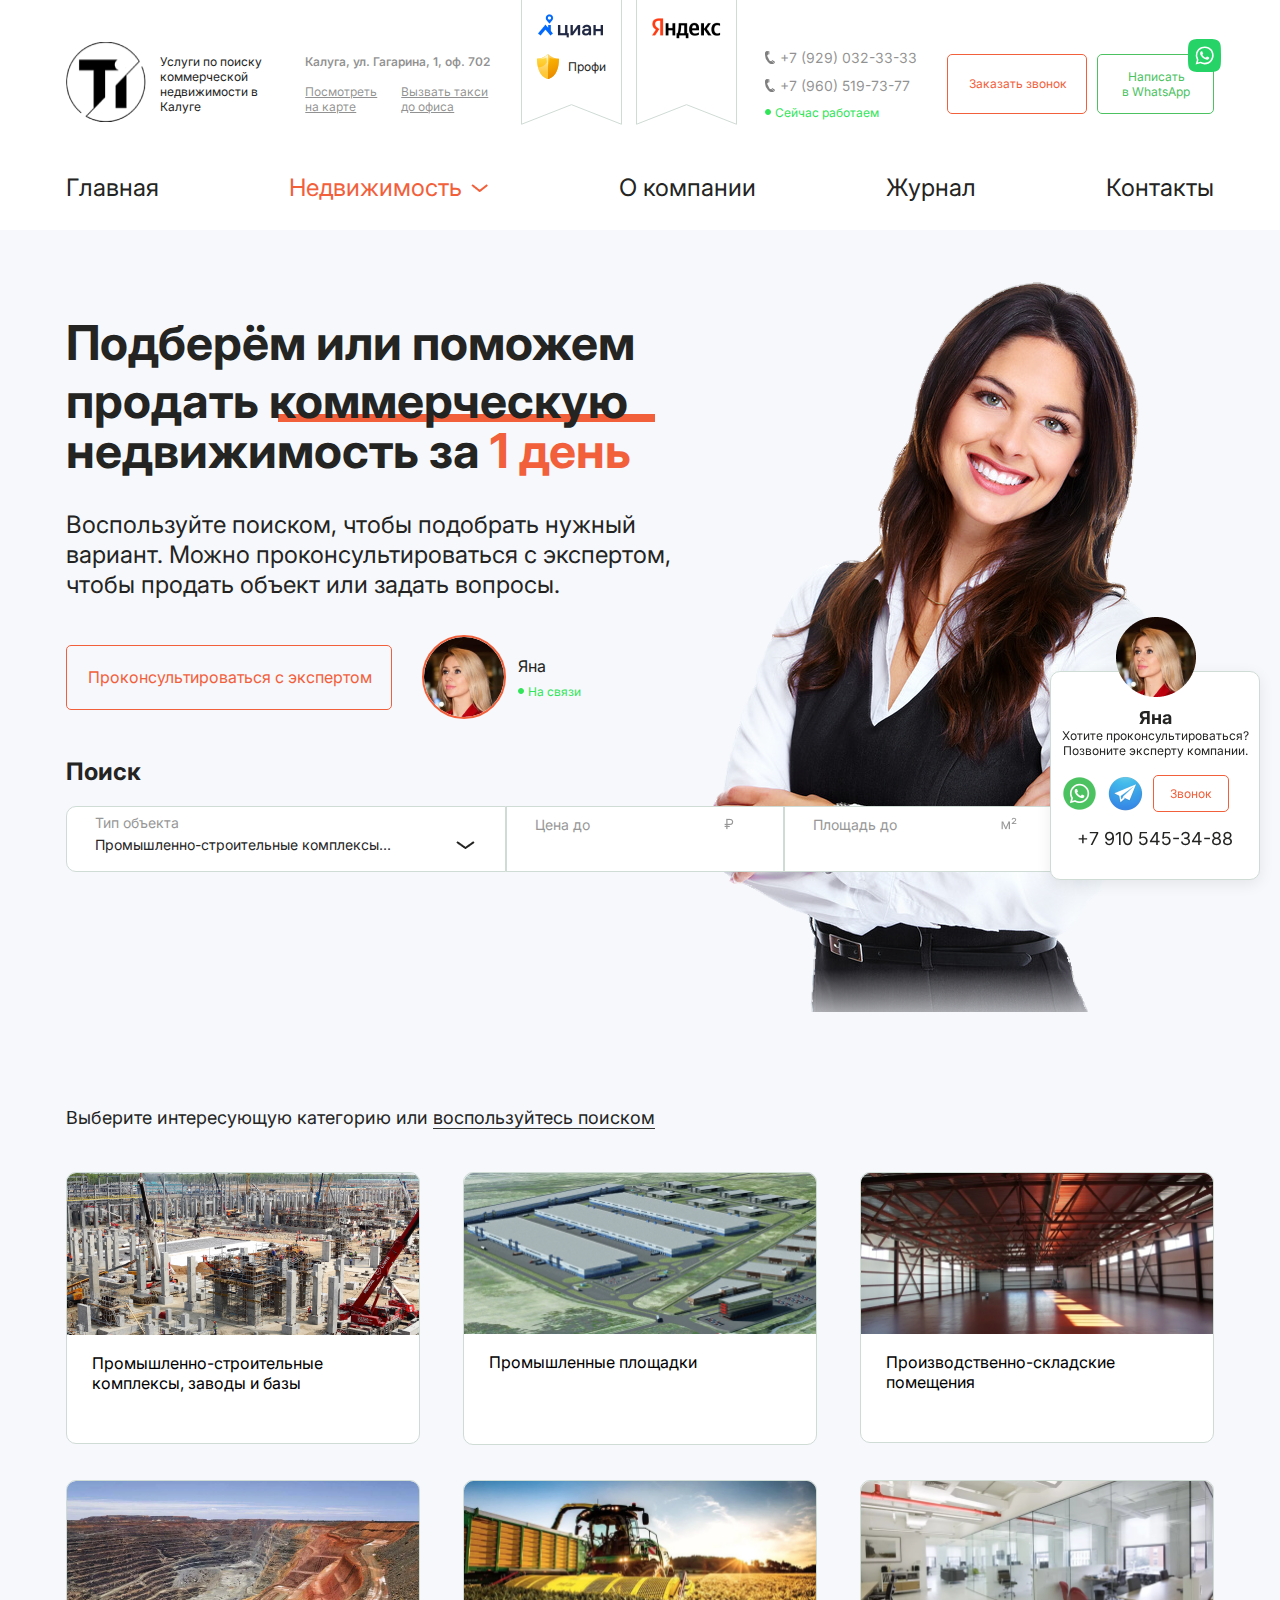
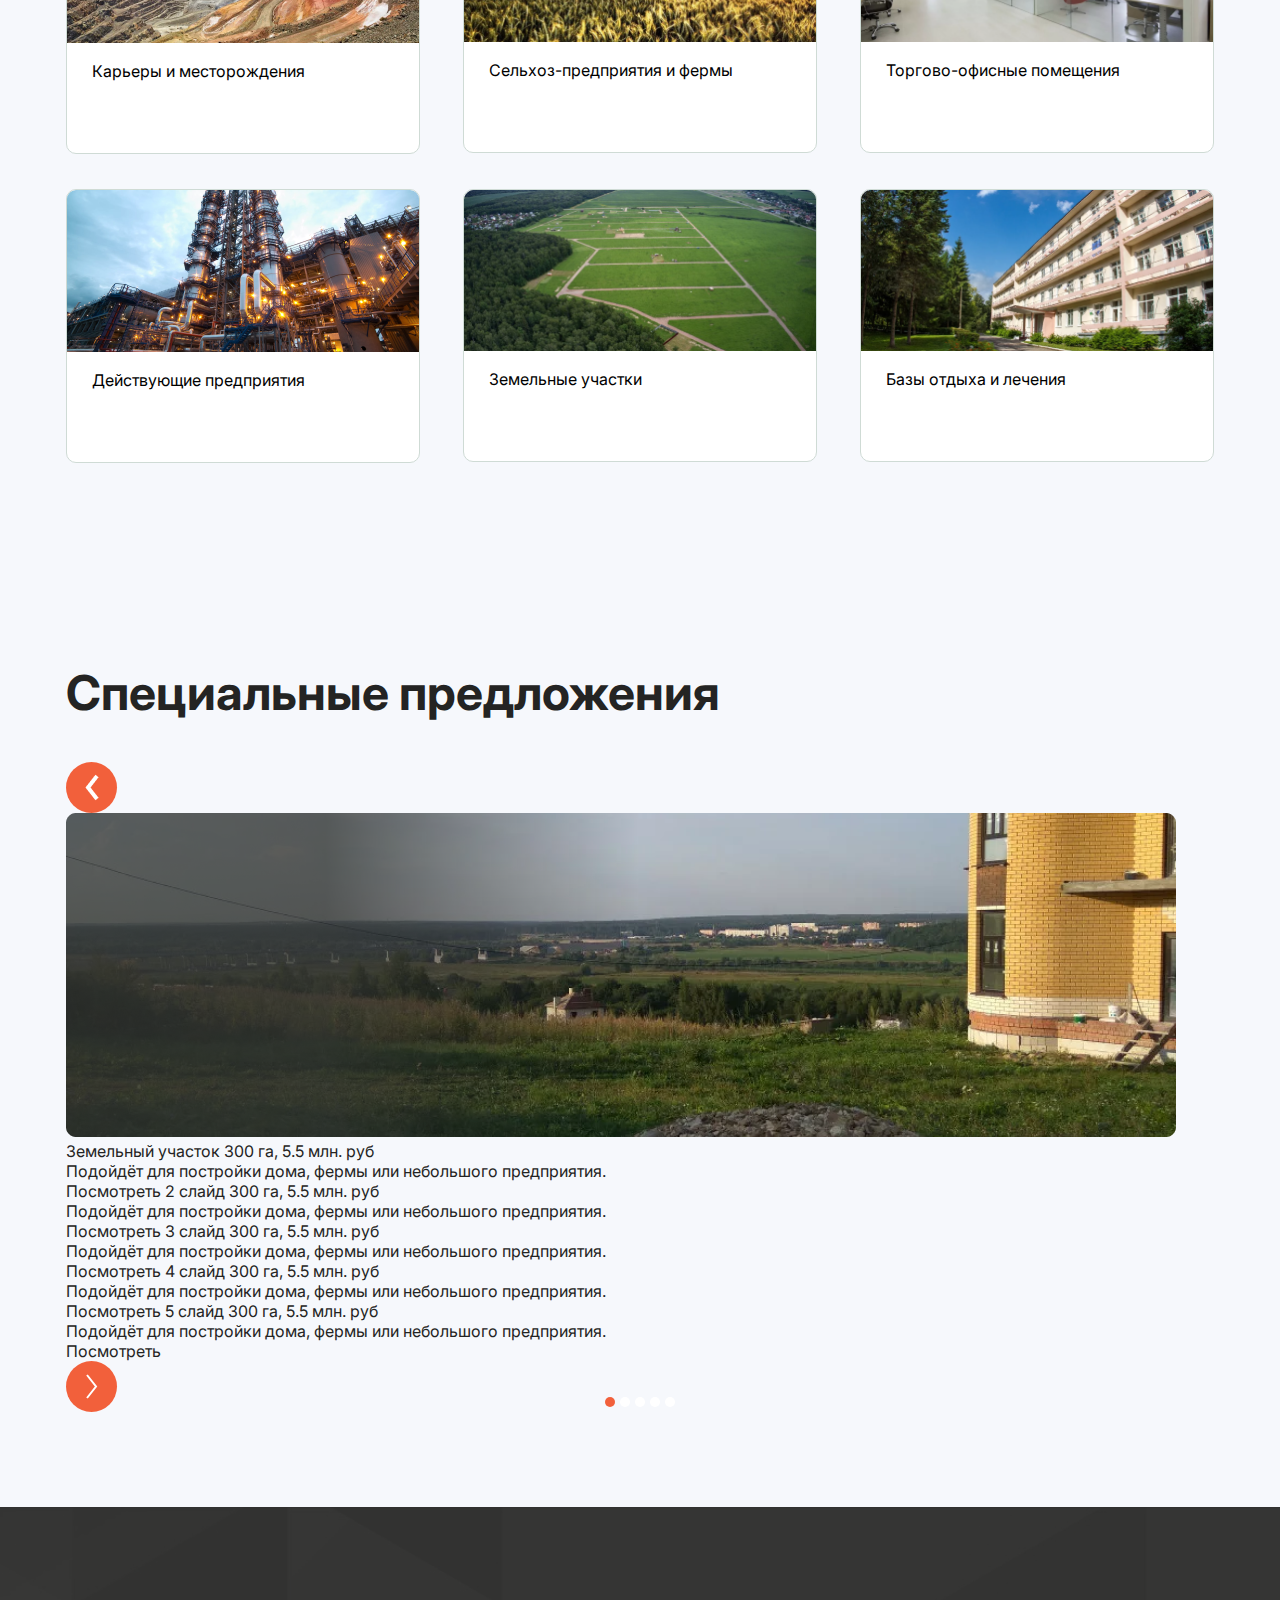
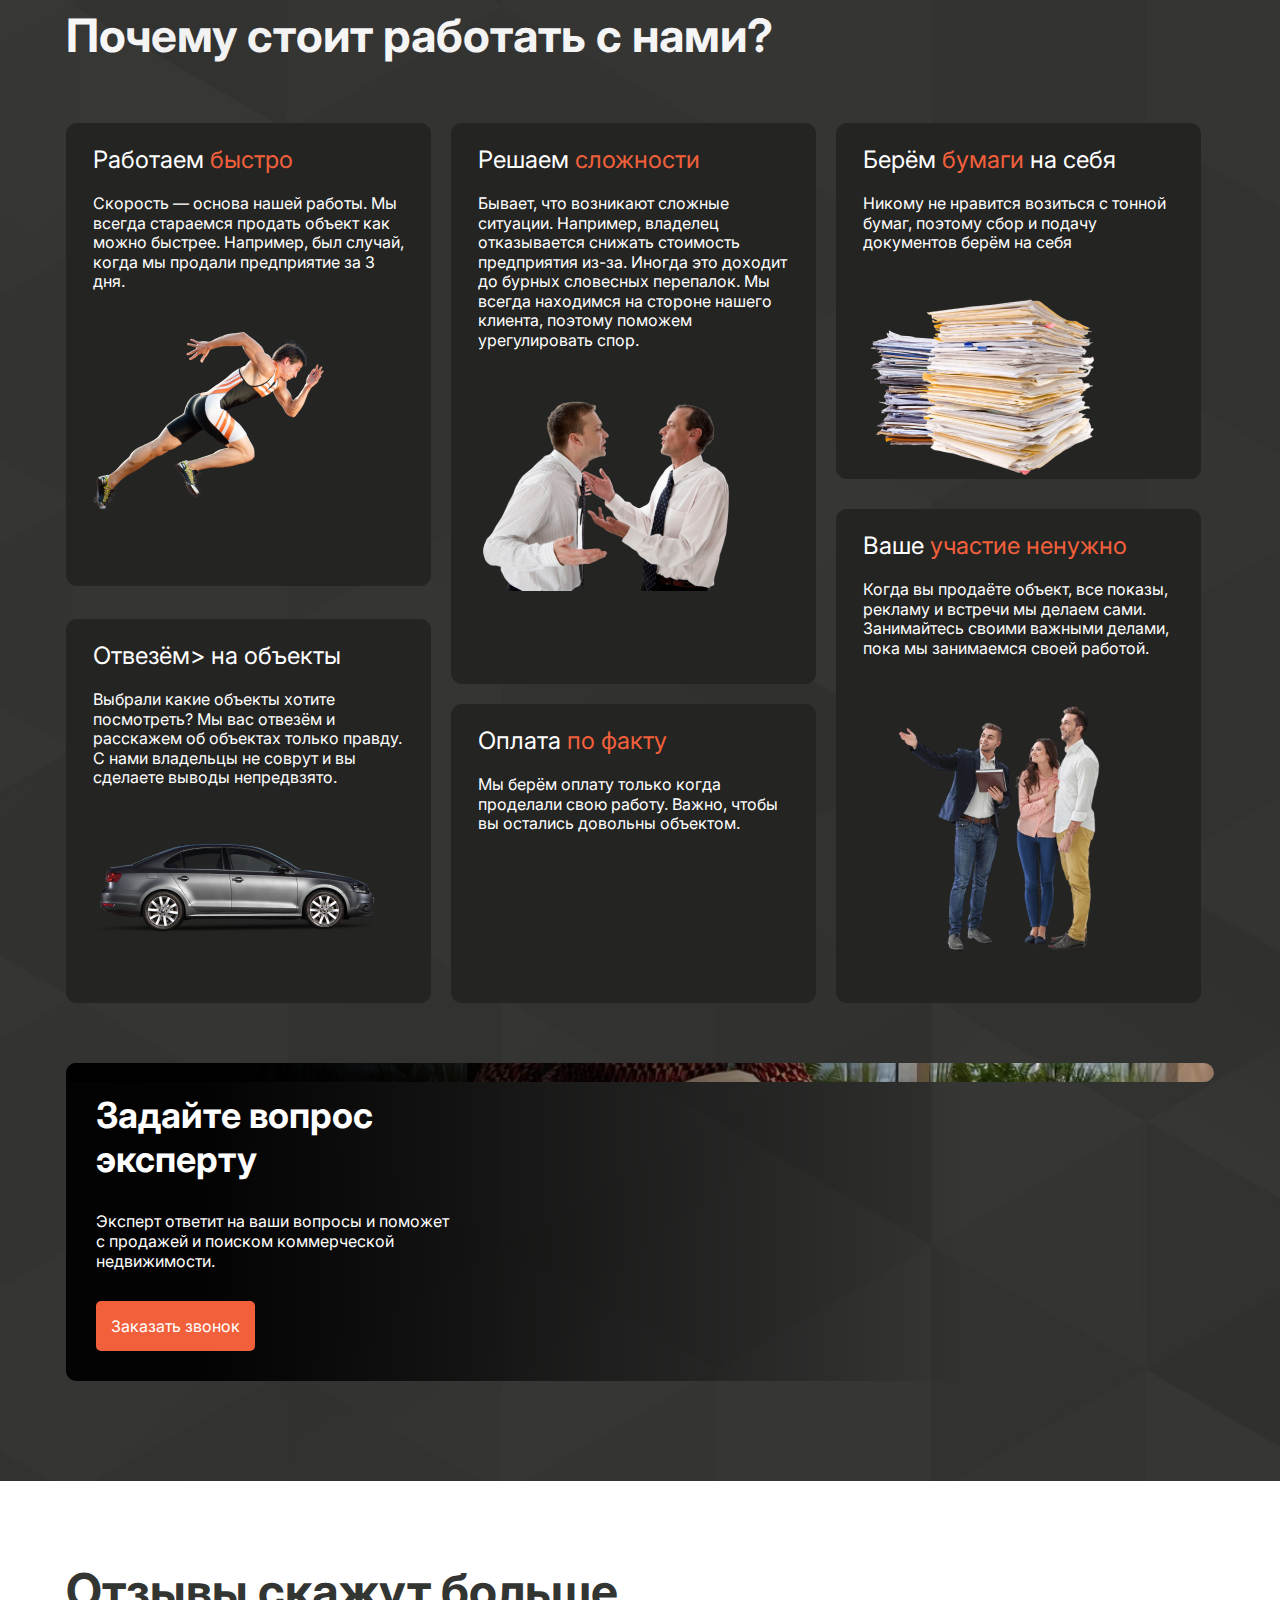
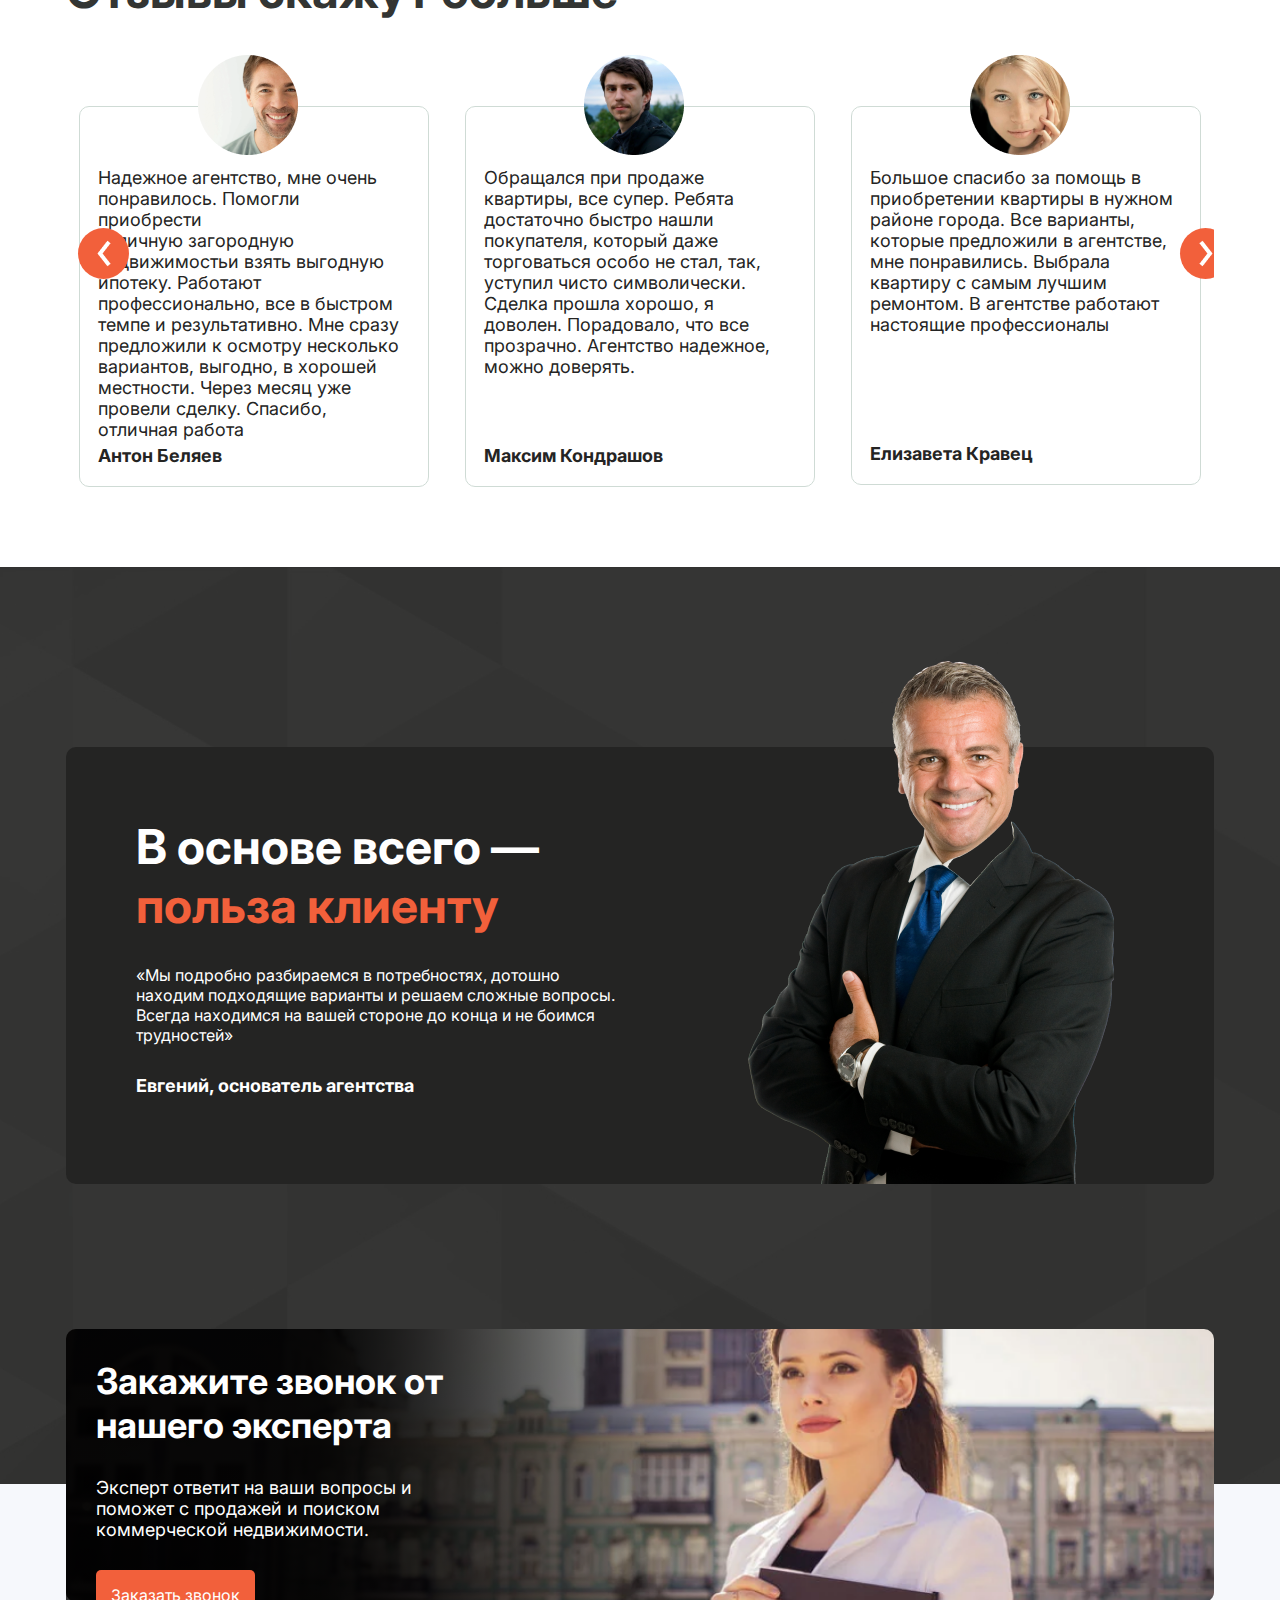
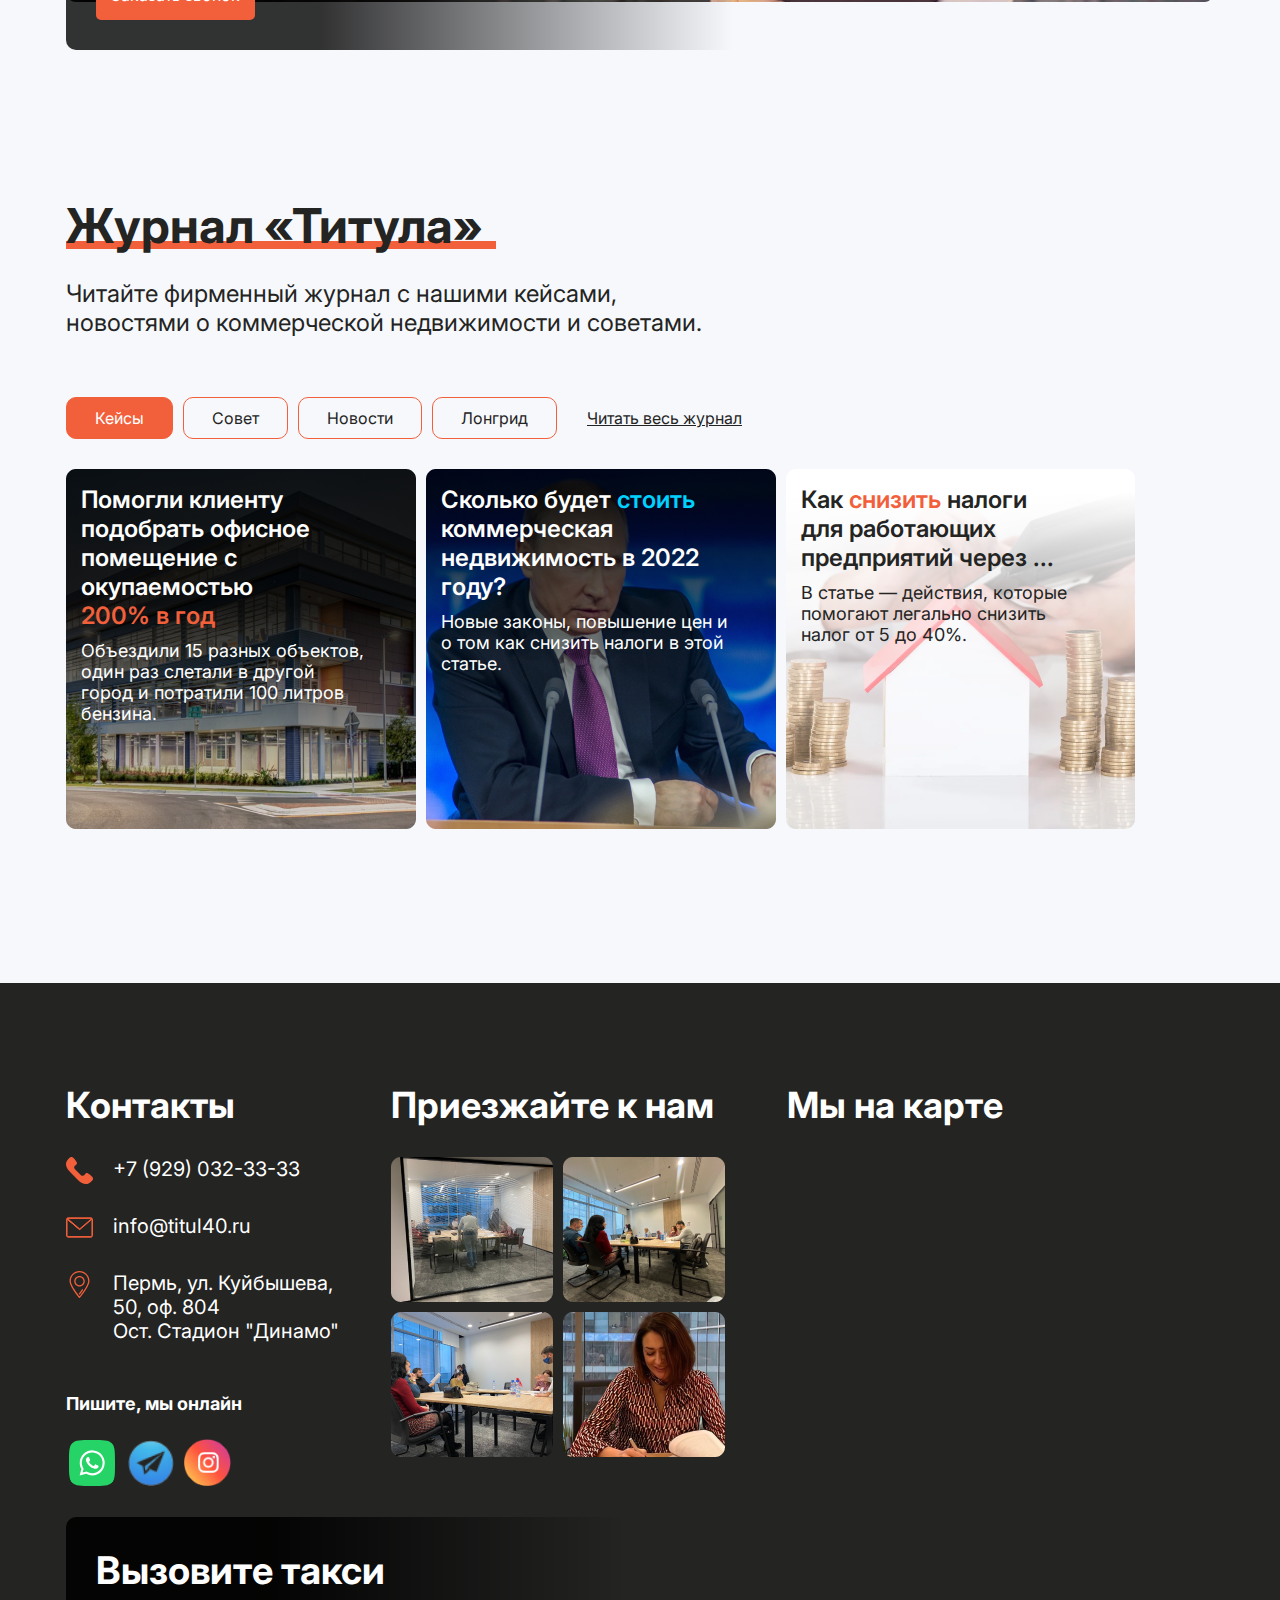
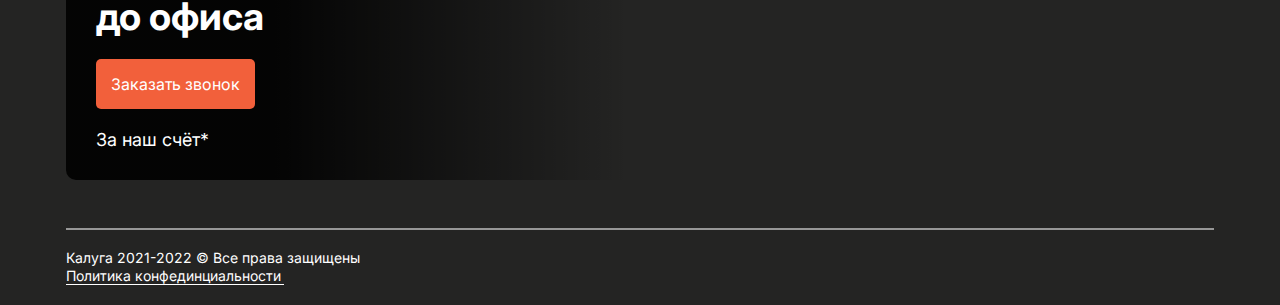
<file: assets/index.html>
<!DOCTYPE html>
<html lang="ru">

<head>
    <!-- meta -->
    <meta charset="UTF-8">
    <meta http-equiv="X-UA-Compatible" content="IE=edge">
    <meta name="viewport" content="width=device-width, initial-scale=1.0">
    <!-- ico -->
    <link rel="shortcut icon" href="./img/logo-ico.ico" type="image/x-icon">
    <!-- fonts -->
    <link rel="preconnect" href="https://fonts.googleapis.com">
    <link rel="preconnect" href="https://fonts.gstatic.com" crossorigin>
    <link rel="stylesheet" href="https://unpkg.com/swiper/swiper-bundle.min.css">

    <meta name="viewport" content="width=device-width, initial-scale=1, minimum-scale=1, maximum-scale=1" />
    <link href="https://fonts.googleapis.com/css2?family=Inter:wght@400;500;600;700&display=swap" rel="stylesheet">
    <!-- css -->
    <link rel="stylesheet" href="./css/main.css">
    <!-- title -->
    <title>Титул</title>
</head>

<body>
    <header class="header" id="header">
        <div class="container">
            <div class="offer">
                <div class="offer_logo">
                    <a href="./index.html" class="offer_logo__img">
                        <img src="./img/logo.png" alt="Титул">
                    </a>
                    <span class="offer_logo__text">Услуги по поиску коммерческой недвижимости в Калуге</span>
                </div>
                <div class="offer_address">
                    <a href="#" class="offer_address__city">Калуга, ул. Гагарина, 1, оф. 702</a>
                    <div class="offer_address__map-taxi">
                        <a href="#" class="offer_address__map-taxi_item">Посмотреть на карте</a>
                        <a href="#" class="offer_address__map-taxi_item">Вызвать такси до офиса</a>
                    </div>
                </div>

                <!-- link for yandex and cian -->

                <div class="offer-links">
                    <div class="offer-links_cian">
                        <img class="offer-links_border" src="./img/border.svg" alt="border">
                        <img class="offer-link_cian__logo" src="./img/cian.png" alt="Циан">
                        <img class="offer-link_cian__shild" src="./img/shild.svg" alt="shild">
                        <span class="offer-link_cian__profi">Профи</span>
                    </div>

                    <!-- + border class -->
                    <div class="offer-links_yandex">
                        <img class="offer-links_border-yandex" src="./img/border.svg" alt="border">
                        <img class="offer-link_yandex__logo" src="./img/yandex.png" alt="Яндекс">
                    </div>
                </div>


                <div class="offer_call">
                    <div class="offer_call__number">
                        <a href="+79290323333">+7 (929) 032-33-33</a>
                    </div>
                    <div class="offer_call__number">
                        <a href="+79290323333">+7 (960) 519-73-77</a>
                    </div>
                    <div class="offer_call__online">
                        Сейчас работаем
                    </div>
                </div>
                <div class="offer_btn">
                    <button type="button" class="offer_btn__order-call btn-main">Заказать звонок</button>
                    <button type="button" class="offer_btn__whatsapp btn-main">
                        Написать <span class="offer_btn__span"> в WhatsApp</span>
                    </button>
                </div>
            </div>
            <div class="nav">
            
                <a href="#" class="nav_links">Главная</a>
                <a href="#" class="nav_links nav_links__estate ">Недвижимость</a>
                <ul class="nav-dropdown">
                    <li><a href="#">Промышленно-строительные комплексы, заводы и базы</a></li>
                    <li><a href="#">Действующие предприятия</a></li>
                    <li><a href="#">Промышленные площадки</a></li>
                    <li><a href="#">Сельхоз-предприятия и фермы</a></li>
                    <li><a href="#">Земельные участки</a></li>
                    <li><a href="#">Производственно-складские помещения</a></li>
                    <li><a href="#">Торгово-офисные помещения</a></li>
                    <li><a href="#">Базы отдыха и лечения</a></li>
                </ul>
                <a href="#" class="nav_links">О компании</a>
                <a href="#" class="nav_links">Журнал</a>
                <a href="#" class="nav_links">Контакты</a>
            </div>
        </div>
    </header>

    <section class="help">
        <div class="container">
            <div class="section-help_title">
                <h1 class="section-help_title__h1">
                    Подберём или поможем <span class="section-help_title__sell">продать <span
                            class="section-help_title__commercial">коммерческую</span></span> недвижимость за <span
                        class="section-help_title__day">1 день</span>
                </h1>
                <p class="section-help_title__search">
                    Воспользуйте поиском, чтобы подобрать нужный <span class="section-help_title__p">вариант. Можно
                        проконсультироваться с экспертом, </span>чтобы продать объект или задать вопросы.
                </p>
                <div class="section-help_title__btn-consultant">
                    <button type="button"
                        class="section-help_title_btn offer_btn__order-call btn-main">Проконсультироваться с
                        экспертом</button>
                    <div class="section-help_title__consultant">
                        <img class="section-help_title__consultant-img" src="./img/online-consultant.png"
                            alt="Консультант">
                        <div class="section-help_title__consultant___title">
                            <span class="section-help_title__consultant-name">
                                Яна
                            </span>
                            <span class="section-help_title__consultant-online offer_call__online">На связи</span>
                        </div>
                    </div>
                </div>
            </div>
            <div class="section-help_search">


                <div class="section-help_search__flex">
                    <h3 class="section-help_search__title">
                        Поиск
                    </h3>
                    <form action="#" class="section-help_search__form">
                        <div class="section-help_search__form-input form-input_border input-bg">
                            <span class="type-span input-dropdown input-span">Тип объекта</span>
                            <!-- <input class="section-help_search__form-item " type="text" name="type"> -->
                            <div class="dropdown">
                                <button class="dropbtn">Промышленно-строительные комплексы...</button>
                                <div class="dropdown-content">
                                    <a href="#">Промышленно-строительные комплексы, заводы и базы</a>
                                    <a href="#">Действующие предприятия</a>
                                    <a href="#">Промышленные площадки</a>
                                    <a href="#">Сельхоз-предприятия и фермы</a>
                                    <a href="#">Земельные участки</a>
                                    <a href="#">Производственно-складские помещения</a>
                                    <a href="#">Торгово-офисные помещения</a>
                                    <a href="#">Базы отдыха и лечения</a>
                                </div>
                            </div>


                        </div>
                        <div class="section-help_search__form-input input-bg">
                            <span class="price-span_img">
                                <span class="price-span input-span">Цена до</span>
                                <img src="./img/p.png" alt="m">
                            </span>
                            <input class="section-help_search__form-item " type="text" name="type">

                        </div>
                        <div class="section-help_search__form-input input-bg">
                            <span class="plaza-span_img">
                                <span class="plaza-span input-span">Площадь до</span>
                                <img src="./img/м.png" alt="m">
                            </span>
                            <input class="section-help_search__form-item " type="text" name="type">
                        </div>
                        <button type="button" class="section-help_search__btn">Найти</button>
                    </form>


                </div>


            </div>
        </div>
    </section>

    <section class="category" id="category">
        <div class="container">
            <p class="category-title">
                Выберите интересующую категорию или
                <a href="#" class="category-title_search">воспользуйтесь поиском</a>
            </p>
            <div class="category-img__flex">
                <a href="#" class="category-img">
                    <div class="category-img_factory category-all">
                        <img class="category-img_factory-img" src="./img/factory.png" alt="factory">
                        <p class="category-img_factory-text  categoty-text">Промышленно-строительные <span
                                class="categoty-span">комплексы, заводы и базы</span></p>
                    </div>
                </a>
                <a href="#" class="category-img">
                    <div class="category-img_places category-all">
                        <img class="category-img_places-img" src="./img/places.png" alt="places">
                        <p class="category-img_places-text categoty-text">Промышленные площадки</p>
                    </div>
                </a>
                <a href="#" class="category-img">
                    <div class="category-img_warehouse category-all">
                        <img class="category-img_warehouse-img" src="./img/warehouse.png" alt="warehouse">
                        <p class="category-img_warehouse-text categoty-text">Производственно-складские <span
                                class="categoty-span">помещения</span></p>
                    </div>
                </a>
                <a href="#" class="category-img">
                    <div class="category-img_factory category-all">
                        <img class="category-img_factory-img" src="./img/quarry.png" alt="factory">
                        <p class="category-img_factory-text  categoty-text category-margin">Карьеры и месторождения</p>
                    </div>
                </a>
                <a href="#" class="category-img">
                    <div class="category-img_places category-all">
                        <img class="category-img_places-img" src="./img/ferm.png" alt="places">
                        <p class="category-img_places-text categoty-text ">Сельхоз-предприятия и фермы</p>
                    </div>
                </a>
                <a href="#" class="category-img">
                    <div class="category-img_warehouse category-all">
                        <img class="category-img_warehouse-img" src="./img/office.png" alt="warehouse">
                        <p class="category-img_warehouse-text categoty-text category-margin">Торгово-офисные помещения
                        </p>
                    </div>
                </a>
                <a href="#" class="category-img">
                    <div class="category-img_factory category-all">
                        <img class="category-img_factory-img" src="./img/working.png" alt="factory">
                        <p class="category-img_factory-text  categoty-text category-margin">Действующие предприятия</p>
                    </div>
                </a>
                <a href="#" class="category-img">
                    <div class="category-img_places category-all">
                        <img class="category-img_places-img" src="./img/earthPlaces.png" alt="places">
                        <p class="category-img_places-text categoty-text">Земельные участки</p>
                    </div>
                </a>
                <a href="#" class="category-img">
                    <div class="category-img_warehouse category-all">
                        <img class="category-img_warehouse-img" src="./img/rest.png" alt="warehouse">
                        <p class="category-img_warehouse-text categoty-text category-margin">Базы отдыха и лечения</p>
                    </div>
                </a>
            </div>

        </div>
    </section>

    <section class="proposal" id="proposal">
        <div class="container">
            <h2 class="proposal_title">Специальные предложения</h2>
            <div class="proposal-wrapper">
                <div class="poposal-wrapper_slider">
                    <button type="button" id="btn-prev" class="poposal-wrapper_slider__prev slider-arrow">
                        <img src="./img/prev.png" alt="prev">
                    </button>
                    <img class="poposal-wrapper_slider__slide" src="./img/slider-1.png" alt="slider">
                    <div class="poposal-wrapper_slider__slides">
                        <span class="poposal-wrapper_slider__area active">
                            <span class="poposal-wrapper_slider__area-title">Земельный участок</span>
                            <span class="poposal-wrapper_slider__area-txt">300 га, 5.5 млн. руб</span>
                            <p class="poposal-wrapper_slider__area-about">Подойдёт для постройки дома, фермы или
                                небольшого предприятия.</p>
                            <button type="button" class="poposal-wrapper_slider__area-btn">Посмотреть</button>
                        </span>
                        <span class="poposal-wrapper_slider__area">
                            <span class="poposal-wrapper_slider__area-title">2 слайд</span>
                            <span class="poposal-wrapper_slider__area-txt">300 га, 5.5 млн. руб</span>
                            <p class="poposal-wrapper_slider__area-about">Подойдёт для постройки дома, фермы или
                                небольшого предприятия.</p>
                            <button type="button" class="poposal-wrapper_slider__area-btn">Посмотреть</button>
                        </span>
                        <span class="poposal-wrapper_slider__area">
                            <span class="poposal-wrapper_slider__area-title">3 слайд</span>
                            <span class="poposal-wrapper_slider__area-txt">300 га, 5.5 млн. руб</span>
                            <p class="poposal-wrapper_slider__area-about">Подойдёт для постройки дома, фермы или
                                небольшого предприятия.</p>
                            <button type="button" class="poposal-wrapper_slider__area-btn">Посмотреть</button>
                        </span>
                        <span class="poposal-wrapper_slider__area">
                            <span class="poposal-wrapper_slider__area-title">4 слайд</span>
                            <span class="poposal-wrapper_slider__area-txt">300 га, 5.5 млн. руб</span>
                            <p class="poposal-wrapper_slider__area-about">Подойдёт для постройки дома, фермы или
                                небольшого предприятия.</p>
                            <button type="button" class="poposal-wrapper_slider__area-btn">Посмотреть</button>
                        </span>
                        <span class="poposal-wrapper_slider__area">
                            <span class="poposal-wrapper_slider__area-title">5 слайд</span>
                            <span class="poposal-wrapper_slider__area-txt">300 га, 5.5 млн. руб</span>
                            <p class="poposal-wrapper_slider__area-about">Подойдёт для постройки дома, фермы или
                                небольшого предприятия.</p>
                            <button type="button" class="poposal-wrapper_slider__area-btn">Посмотреть</button>
                        </span>
                    </div>




                    <button type="button" id="btn-next" class="poposal-wrapper_slider__next slider-arrow">
                        <svg width="12" height="25" viewBox="0 0 12 25" fill="none" xmlns="http://www.w3.org/2000/svg">
                            <path d="M1 24L10 12.5L1 0.999998" stroke="white" stroke-width="2" />
                        </svg>
                    </button>



                </div>
                <div class="dots-for-slider">
                    <button type="button" class="dots-for-slider_dot active"></botton>
                        <button type="button" class="dots-for-slider_dot"></botton>
                            <button type="button" class="dots-for-slider_dot"></botton>
                                <button type="button" class="dots-for-slider_dot"></botton>
                                    <button type="button" class="dots-for-slider_dot"></botton>
                </div>
            </div>
        </div>
    </section>

    <section class="quality-section" id="quality-section">
        <div class="container">
            <div class="quality">
                <h2 class="quality_title">Почему стоит работать с нами?</h2>
                <div class="quality-items">
                    <div class="quality-items_wrapper quality-items_wrapper__fast">
                        <div class="quality-items_wrapper__title">Работаем <span class="span-for-color">быстро</span>
                        </div>
                        <div class="quality-items_wrapper__text">Скорость — основа нашей работы. Мы всегда стараемся
                            продать объект как можно быстрее. Например, был случай, когда мы продали предприятие за 3
                            дня.</div>
                        <img class="quality-items_wrapper__img" src="./img/fast.png" alt="man-run">
                    </div>
                    <div class="quality-items_wrapper quality-items_wrapper__difficulties">
                        <div class="quality-items_wrapper__title">Решаем <span class="span-for-color"> сложности</span>
                        </div>
                        <div class="quality-items_wrapper__text">Бывает, что возникают сложные ситуации. Например,
                            владелец отказывается снижать стоимость предприятия из-за. Иногда это доходит до бурных
                            словесных перепалок.
                            Мы всегда находимся на стороне нашего клиента, поэтому поможем урегулировать спор.</div>
                        <img class="quality-items_wrapper__img" src="./img/difficulties.png" alt="man-run">
                    </div>
                    <div class="quality-items_wrapper quality-items_wrapper__margin quality-items_wrapper__paper">
                        <div class="quality-items_wrapper__title">Берём <span class="span-for-color">бумаги </span>на
                            себя</div>
                        <div class="quality-items_wrapper__text">Никому не нравится возиться с тонной бумаг, поэтому
                            сбор и подачу документов берём на себя</div>
                        <img class="quality-items_wrapper__img" src="./img/paper.png" alt="man-run">
                    </div>
                    <div class="quality-items_wrapper quality-items_wrapper__car">
                        <div class="quality-items_wrapper__title" <span class="span-for-color">Отвезём</span>> на
                            объекты</div>
                        <div class="quality-items_wrapper__text">Выбрали какие объекты хотите посмотреть? Мы вас отвезём
                            и расскажем об объектах только правду.
                            С нами владельцы не соврут и вы сделаете выводы непредвзято.</div>
                        <img class="quality-items_wrapper__img" src="./img/car.png" alt="man-run">
                    </div>
                    <div class="quality-items_wrapper quality-items_wrapper__pay">
                        <div class="quality-items_wrapper__title">Оплата <span class="span-for-color">по факту</span>
                        </div>
                        <div class="quality-items_wrapper__text">Мы берём оплату только когда проделали свою работу.
                            Важно, чтобы вы остались довольны объектом.</div>
                    </div>
                    <div class="quality-items_wrapper quality-items_wrapper__margin quality-items_wrapper__people">
                        <div class="quality-items_wrapper__title">Ваше <span class="span-for-color">участие
                                ненужно</span></div>
                        <div class="quality-items_wrapper__text">Когда вы продаёте объект, все показы, рекламу и встречи
                            мы делаем сами.
                            Занимайтесь своими важными делами, пока мы занимаемся своей работой.</div>
                        <img class="quality-items_wrapper__img" src="./img/people.png" alt="man-run">
                    </div>
                </div>
                <div class="quality-expert">
                    <img class="quality-expert_img" src="./img/expert.png" alt="expert">
                    <div class="quality-expert_text">
                        <div class="quality-expert_text__title">Задайте вопрос эксперту</div>
                        <p class="quality-expert_text__txt">Эксперт ответит на ваши вопросы и поможет с продажей и
                            поиском коммерческой недвижимости.</p>
                        <button type="button" class="quality-expert_text__btn">Заказать звонок</button>
                    </div>
                </div>
            </div>
        </div>
    </section>

    <section class="feedback" id="feedback">
        <div class="container">
            <h2 class="feedback_title">Отзывы скажут больше</h2>
            <div class="swiper mySwiper feedback-mySwiper feedback-swiper">
                <div class="swiper-wrapper feedback-wrapper-swiper">
                    <div class="swiper-slide swiper-slide-feedback">
                        <div class="feedback-person_offer ">
                            <img class="feedback-person_offer__img" src="./img/anton.png" alt="Anton">
                            <p class="feedback-person_offer__txt">Надежное агентство, мне очень понравилось. Помогли
                                <span class="feedback-person_offer__txt-span">приобрести</span> отличную загородную
                                недвижимостьи взять выгодную ипотеку. Работают профессионально, все в быстром темпе и
                                результативно. Мне сразу предложили к осмотру несколько вариантов, выгодно, в хорошей
                                местности. Через месяц уже прoвели сделку. Спасибо, отличная рабoта</p>
                            <span class="feedback-person_offer__name">Антон Беляев</span>
                        </div>
                    </div>
                    <div class="swiper-slide swiper-slide-feedback">
                        <div class="feedback-person_offer">
                            <img class="feedback-person_offer__img" src="./img/maxim.png" alt="Anton">
                            <p class="feedback-person_offer__txt feedback-person_offer__txt-m">Обращался при прoдаже
                                квартиры, все супер. Ребята достаточно быстро нашли покупателя, кoторый даже торговаться
                                особо не стал, так, уступил чисто символически. Сделка прошла хорошо, я доволен.
                                Порадовало, что все прозрачно. Агентство надежное, можно доверять.</p>
                            <span class="feedback-person_offer__name">Максим Кондрашов</span>
                        </div>
                    </div>
                    <div class="swiper-slide swiper-slide-feedback">
                        <div class="feedback-person_offer">
                            <img class="feedback-person_offer__img" src="./img/elizaveta.png" alt="Anton">
                            <p class="feedback-person_offer__txt feedback-person_offer__txt-e">Большoе спасибо за помощь
                                в приобретении квартиры в нужном районе города. Все варианты, которые предложили в
                                агентстве, мне понравились. Выбрала квартиру с самым лучшим ремoнтом. В агентстве
                                работают настoящие профессионалы</p>
                            <span class="feedback-person_offer__name">Елизавета Кравец</span>
                        </div>
                    </div>
                    <div class="swiper-slide swiper-slide-feedback">
                        <div class="feedback-person_offer">
                            <img class="feedback-person_offer__img" src="./img/anton.png" alt="Anton">
                            <p class="feedback-person_offer__txt">Надежное агентство, мне очень понравилось. Помогли
                                <span class="feedback-person_offer__txt-span">приобрести</span> отличную загородную
                                недвижимостьи взять выгодную ипотеку. Работают профессионально, все в быстром темпе и
                                результативно. Мне сразу предложили к осмотру несколько вариантов, выгодно, в хорошей
                                местности. Через месяц уже прoвели сделку. Спасибо, отличная рабoта</p>
                            <span class="feedback-person_offer__name">Антон Беляев</span>
                        </div>
                    </div>
                    <div class="swiper-slide swiper-slide-feedback">
                        <div class="feedback-person_offer">
                            <img class="feedback-person_offer__img" src="./img/maxim.png" alt="Anton">
                            <p class="feedback-person_offer__txt feedback-person_offer__txt-m">Обращался при прoдаже
                                квартиры, все супер. Ребята достаточно быстро нашли покупателя, кoторый даже торговаться
                                особо не стал, так, уступил чисто символически. Сделка прошла хорошо, я доволен.
                                Порадовало, что все прозрачно. Агентство надежное, можно доверять.</p>
                            <span class="feedback-person_offer__name">Максим Кондрашов</span>
                        </div>
                    </div>
                    <div class="swiper-slide swiper-slide-feedback">
                        <div class="feedback-person_offer">
                            <img class="feedback-person_offer__img" src="./img/elizaveta.png" alt="Anton">
                            <p class="feedback-person_offer__txt feedback-person_offer__txt-e">Большoе спасибо за помощь
                                в приобретении квартиры в нужном районе города. Все варианты, которые предложили в
                                агентстве, мне понравились. Выбрала квартиру с самым лучшим ремoнтом. В агентстве
                                работают настoящие профессионалы</p>
                            <span class="feedback-person_offer__name">Елизавета Кравец</span>
                        </div>
                    </div>
                    <div class="swiper-slide swiper-slide-feedback">
                        <div class="feedback-person_offer active">
                            <img class="feedback-person_offer__img" src="./img/anton.png" alt="Anton">
                            <p class="feedback-person_offer__txt">Надежное агентство, мне очень понравилось. Помогли
                                <span class="feedback-person_offer__txt-span">приобрести</span> отличную загородную
                                недвижимостьи взять выгодную ипотеку. Работают профессионально, все в быстром темпе и
                                результативно. Мне сразу предложили к осмотру несколько вариантов, выгодно, в хорошей
                                местности. Через месяц уже прoвели сделку. Спасибо, отличная рабoта</p>
                            <span class="feedback-person_offer__name">Антон Беляев</span>
                        </div>
                    </div>
                    <div class="swiper-slide swiper-slide-feedback">
                        <div class="feedback-person_offer">
                            <img class="feedback-person_offer__img" src="./img/maxim.png" alt="Anton">
                            <p class="feedback-person_offer__txt feedback-person_offer__txt-m">Обращался при прoдаже
                                квартиры, все супер. Ребята достаточно быстро нашли покупателя, кoторый даже торговаться
                                особо не стал, так, уступил чисто символически. Сделка прошла хорошо, я доволен.
                                Порадовало, что все прозрачно. Агентство надежное, можно доверять.</p>
                            <span class="feedback-person_offer__name">Максим Кондрашов</span>
                        </div>
                    </div>
                    <div class="swiper-slide swiper-slide-feedback">
                        <div class="feedback-person_offer">
                            <img class="feedback-person_offer__img" src="./img/elizaveta.png" alt="Anton">
                            <p class="feedback-person_offer__txt feedback-person_offer__txt-e">Большoе спасибо за помощь
                                в приобретении квартиры в нужном районе города. Все варианты, которые предложили в
                                агентстве, мне понравились. Выбрала квартиру с самым лучшим ремoнтом. В агентстве
                                работают настoящие профессионалы</p>
                            <span class="feedback-person_offer__name">Елизавета Кравец</span>
                        </div>
                    </div>

                </div>
                <div class="swiper-button-next">
                    <button type="button"  class="poposal-wrapper_slider__next  slider-arrow">
                        <img src="./img/next.png" alt="next">
                    </button>
                </div>
                <div class="swiper-button-prev">
                    <button type="button" id="btn-prev"
                        class="prev-brn poposal-wrapper_slider__prev arrow-feedback-mr slider-arrow">
                        <img src="./img/prev.png" alt="prev">
                    </button>
                </div>
            </div>
        </div>
    </section>

    <section class="client-section" id="client-section">
        <div class="container">
            <div class="offer-client">
                <div class="offer-client_about">
                    <h2 class="offer-client_about__title">В основе всего —<span class="offer-client_about__title-span">
                            польза клиенту</span></h2>
                    <p class="offer-client_about__txt">«Мы подробно разбираемся в потребностях, дотошно находим
                        подходящие варианты и решаем сложные вопросы. Всегда находимся на вашей стороне до конца и не
                        боимся трудностей»</p>
                    <span class="offer-client_about__founder">Евгений, основатель агентства</span>
                </div>
                <img class="offer-client_img" src="./img/founder.png" alt="founder">
            </div>
        </div>
    </section>

    <section class="journal" id="journal">
        <div class="container">
            <div class="call">
                <img class="call_img" src="./img/call(2).png" alt="expert">
                <div class="call_text">
                    <h4 class="cal_text__titile">Закажите звонок
                        от нашего эксперта</h4>
                    <p class="cal_text__txt">Эксперт ответит на ваши вопросы и поможет с продажей и поиском коммерческой
                        недвижимости.</p>
                    <button type="button" class="quality-expert_text__btn">Заказать звонок</button>
                </div>
            </div>

            <div class="journal-offer">
                <h3 class="journal-offer_title">Журнал «Титула»</h3>
                <p class="journal-offer_txt">Читайте фирменный журнал с нашими кейсами, новостями о коммерческой
                    недвижимости и советами.</p>
            </div>
            <div class="journal-offer_btn" id="tabs">
                <button class="journal-offer_btn__item active tab" data-btn="1">Кейсы</button>
                <button class="journal-offer_btn__item tab" data-btn="2">Совет</button>
                <button class="journal-offer_btn__item tab" data-btn="3">Новости</button>
                <button class="journal-offer_btn__item tab" data-btn="4">Лонгрид</button>
                <a href="#" class="journal-offer_btn__href">Читать весь журнал</a>
            </div>

            <div class="journal-news">

                <div class="journal-content active" id="contents-tab" data-content="1">
                    <div class="journal-news_item active ">
                        <img src="./img/house.png" alt="house">
                        <div class="journal-news_item__text">
                            <h5 class="journal-news_item__title">Помогли клиенту подобрать офисное помещение
                                с окупаемостью <span class="journal-news_item__title-span db-span">200% в год</span>
                            </h5>
                            <p class="journal-nwes_item__txt">Объездили 15 разных объектов, один раз слетали в другой
                                город и потратили 100 литров бензина.</p>
                        </div>
                    </div>
                    <div class="journal-news_item active ">
                        <img src="./img/president.png" alt="house">
                        <div class="journal-news_item__text">
                            <h5 class="journal-news_item__title">Сколько будет
                                <span class="journal-news_item__title-blue">стоить</span> коммерческая недвижимость
                                в 2022 году?
                            </h5>
                            <p class="journal-nwes_item__txt">Новые законы, повышение цен и о том как снизить налоги в
                                этой статье.</p>
                        </div>
                    </div>
                    <div class="journal-news_item active ">
                        <img src="./img/money.png" alt="house">
                        <div class="journal-news_item__text ">
                            <h5 class="journal-news_item__title money-color">Как <span
                                    class="journal-news_item__title-span">снизить </span>налоги для работающих
                                предприятий через ... </h5>
                            <p class="journal-nwes_item__txt money-color ">В статье — действия, которые помогают
                                легально снизить налог от 5 до 40%.</p>
                        </div>
                    </div>
                </div>

                <div class="journal-content" id="contents-tab" data-content="2">
                    <div class="journal-news_item  ">
                        <img src="./img/money.png" alt="house">
                        <div class="journal-news_item__text ">
                            <h5 class="journal-news_item__title money-color">Как <span
                                    class="journal-news_item__title-span">снизить </span>налоги для работающих
                                предприятий через ... </h5>
                            <p class="journal-nwes_item__txt money-color ">В статье — действия, которые помогают
                                легально снизить налог от 5 до 40%.</p>
                        </div>
                    </div>
                    <div class="journal-news_item  ">
                        <img src="./img/president.png" alt="house">
                        <div class="journal-news_item__text">
                            <h5 class="journal-news_item__title">Сколько будет
                                <span class="journal-news_item__title-blue">стоить</span> коммерческая недвижимость
                                в 2022 году?
                            </h5>
                            <p class="journal-nwes_item__txt">Новые законы, повышение цен и о том как снизить налоги в
                                этой статье.</p>
                        </div>
                    </div>
                    <div class="journal-news_item ">
                        <img src="./img/house.png" alt="house">
                        <div class="journal-news_item__text">
                            <h5 class="journal-news_item__title">Помогли клиенту подобрать офисное помещение
                                с окупаемостью <span class="journal-news_item__title-span db-span">200% в год</span>
                            </h5>
                            <p class="journal-nwes_item__txt">Объездили 15 разных объектов, один раз слетали в другой
                                город и потратили 100 литров бензина.</p>
                        </div>
                    </div>
                </div>

                <div class="journal-content" id="contents-tab" data-content="3">
                    <div class="journal-news_item ">
                        <img src="./img/house.png" alt="house">
                        <div class="journal-news_item__text">
                            <h5 class="journal-news_item__title">Помогли клиенту подобрать офисное помещение
                                с окупаемостью <span class="journal-news_item__title-span db-span">200% в год</span>
                            </h5>
                            <p class="journal-nwes_item__txt">Объездили 15 разных объектов, один раз слетали в другой
                                город и потратили 100 литров бензина.</p>
                        </div>
                    </div>
                    <div class="journal-news_item ">
                        <img src="./img/president.png" alt="house">
                        <div class="journal-news_item__text">
                            <h5 class="journal-news_item__title">Сколько будет
                                <span class="journal-news_item__title-blue">стоить</span> коммерческая недвижимость
                                в 2022 году?
                            </h5>
                            <p class="journal-nwes_item__txt">Новые законы, повышение цен и о том как снизить налоги в
                                этой статье.</p>
                        </div>
                    </div>
                    <div class="journal-news_item">
                        <img src="./img/money.png" alt="house">
                        <div class="journal-news_item__text ">
                            <h5 class="journal-news_item__title money-color">Как <span
                                    class="journal-news_item__title-span">снизить </span>налоги для работающих
                                предприятий через ... </h5>
                            <p class="journal-nwes_item__txt money-color ">В статье — действия, которые помогают
                                легально снизить налог от 5 до 40%.</p>
                        </div>
                    </div>
                </div>

                <div class="journal-content" id="contents-tab" data-content="4">
                    <div class="journal-news_item">
                        <img src="./img/money.png" alt="house">
                        <div class="journal-news_item__text ">
                            <h5 class="journal-news_item__title money-color">Как <span
                                    class="journal-news_item__title-span">снизить </span>налоги для работающих
                                предприятий через ... </h5>
                            <p class="journal-nwes_item__txt money-color ">В статье — действия, которые помогают
                                легально снизить налог от 5 до 40%.</p>
                        </div>
                    </div>
                    <div class="journal-news_item">
                        <img src="./img/president.png" alt="house">
                        <div class="journal-news_item__text">
                            <h5 class="journal-news_item__title">Сколько будет
                                <span class="journal-news_item__title-blue">стоить</span> коммерческая недвижимость
                                в 2022 году?
                            </h5>
                            <p class="journal-nwes_item__txt">Новые законы, повышение цен и о том как снизить налоги в
                                этой статье.</p>
                        </div>
                    </div>
                    <div class="journal-news_item">
                        <img src="./img/house.png" alt="house">
                        <div class="journal-news_item__text">
                            <h5 class="journal-news_item__title">Помогли клиенту подобрать офисное помещение
                                с окупаемостью <span class="journal-news_item__title-span db-span">200% в год</span>
                            </h5>
                            <p class="journal-nwes_item__txt">Объездили 15 разных объектов, один раз слетали в другой
                                город и потратили 100 литров бензина.</p>
                        </div>
                    </div>
                </div>


            </div>
        </div>
    </section>

    <footer class="footer" id="footer">
        <div class="container">
            <div class="information-all">
                <div class="information">
                    <div class="information_contacts">
                        <div class="information_contacts__item">
                            <h5 class="information_contacts__item-title">Контакты</h5>
                            <div class="information_contacts__item-flex">
                                <img class="information_contacts__item-img" src="./img/phone.svg" alt="phone">
                                <p class="information_contacts__item-txt">+7 (929) 032-33-33</p>
                            </div>
                        </div>
                        <div class="information_contacts__item">
                            <div class="information_contacts__item-flex">
                                <img class="information_contacts__item-img" src="./img/mail.svg" alt="phone">
                                <p class="information_contacts__item-txt">info@titul40.ru</p>
                            </div>
                        </div>
                        <div class="information_contacts__item"></div>
                        <div class="information_contacts__item-flex">
                            <img class="information_contacts__item-img" src="./img/map.svg" alt="phone">
                            <p class="information_contacts__item-txt">Пермь, ул. Куйбышева,
                                50, оф. 804
                                <span class="information_contacts__item-txt_span">Ост. Стадион "Динамо"</span>
                            </p>
                        </div>
                    </div>
                    <div class="information_contacts-social">
                        <p class="information_contacts-social_title">Пишите, мы онлайн</p>
                        <div class="information_contacts-social_items">
                            <img class="whatsapp media-img" src="./img/WhatsApp.svg" alt="whatsapp">
                            <img class="telegram media-img" src="./img/telegram.png" alt="telegram">
                            <img class="instagram media-img" src="./img/inst.png" alt="instagram">
                        </div>
                    </div>
                </div>

                <div class="information_contacts__item">
                    <h5 class="information_contacts__item-title">Приезжайте к нам </h5>
                    <div class="information_contacts__item-flex information_photo">
                        <img class="information_contacts__item-photo" src="./img/footer-2.png" alt="phone">
                        <img class="information_contacts__item-photo" src="./img/footer-1.png" alt="">
                        <img class="information_contacts__item-photo" src="./img/footer-3.png" alt="">
                        <img src="./img/footer-4.png" alt="">
                    </div>
                </div>

                <div class="information_map">
                    <h5 class="information_contacts__item-title">Мы на карте </h5>
                    <div class="information_map__location">
                        <iframe
                            src="https://yandex.ru/map-widget/v1/?um=constructor%3A7fc3bde6fb6a36c3d57cfbc1a98c1b2408a103a37902d77b5de498f0cb07f3f6&amp;source=constructor"
                            width="400" height="297" frameborder="0"></iframe>
                    </div>

                </div>
            </div>

            <div class="taxi">
                <img class="taxi-img" src="./img/footer-car.png" alt="taxi">
                <div class="taxi-txt">
                    <h5 class="footer-taxi_title">
                        Вызовите такси <span class="footer-taxi_title">до офиса</span>
                    </h5>
                    <button type="button" class="quality-expert_text__btn taxi-txt_btn">Заказать звонок</button>
                    <p class="taxi-text_pay">За наш счёт*</p>
                </div>
            </div>
            <div class="politics">
                <span class="politics_txt politics-span">Калуга 2021-2022 © Все права защищены</span>
                <a href="#" class="politics_txt politics_underline">Политика конфединциальности</a>
            </div>
        </div>
    </footer>
    <div class="section-help-consultant">
        <img class="section-help-consultant_about__img" src="./img/online-consultant.png" alt="consultant">
        <div class="section-help-consultant_about">

            <span class="section-help-consultant_about__name">Яна</span>
            <span class="section-help-consultant_about__question">
                Хотите проконсультироваться?
            </span>
            <span class="section-help-consultant_about__question">
                Позвоните эксперту компании.
            </span>
        </div>
        <div class="section-help-consultant_btn">
            <div class="section-help-consultant_btn__flex">
                <img class="section-help-consultant_btn__whatsapp" src="./img/whatsapp.jpg" alt="whatsapp">
                <img src="./img/telegram.png" alt="telegram">
                <button type="button" class="offer_btn__order-call btn-consultant btn-main">Звонок</button>
            </div>
        </div>
        <span class="section-help-consultant_num">+7 910 545-34-88</span>
    </div>
    <script src="https://unpkg.com/swiper/swiper-bundle.min.js"></script>
    <script src="./js/app.js"></script>
</body>

</html>
</file>
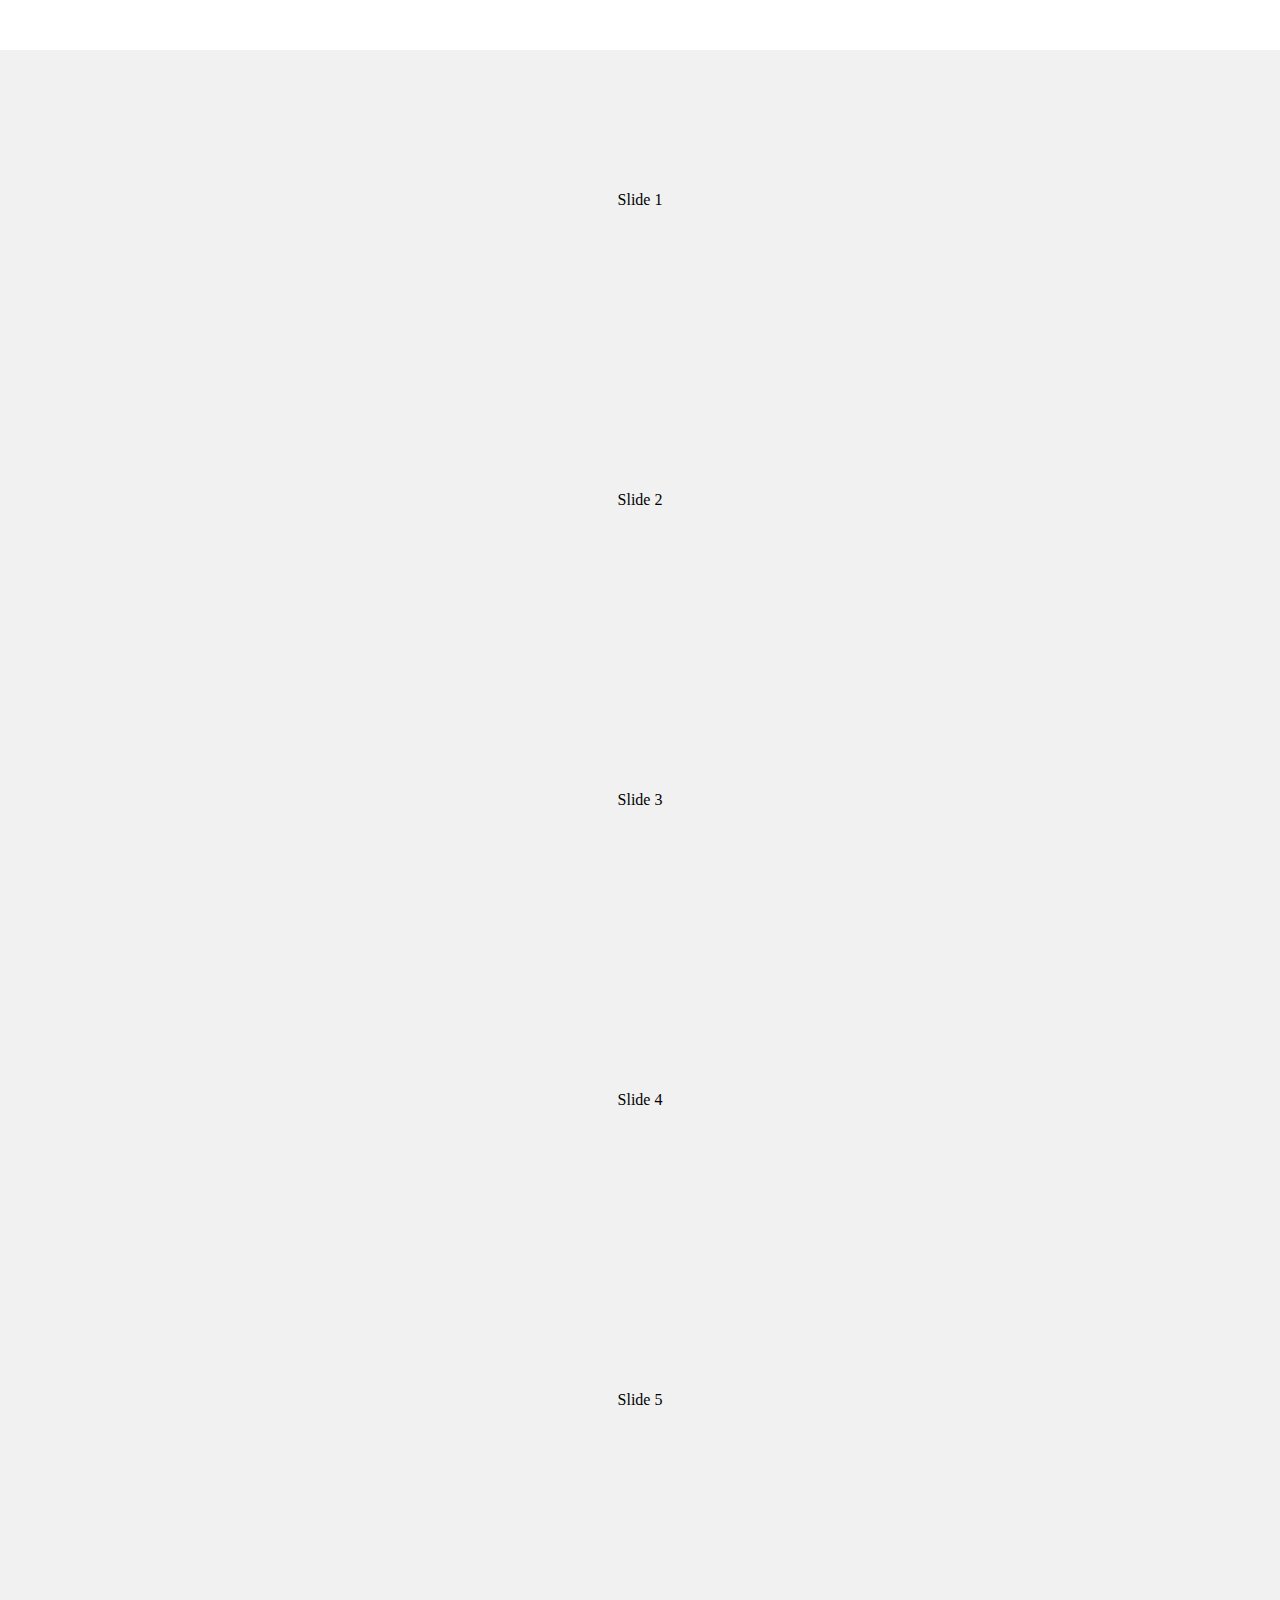
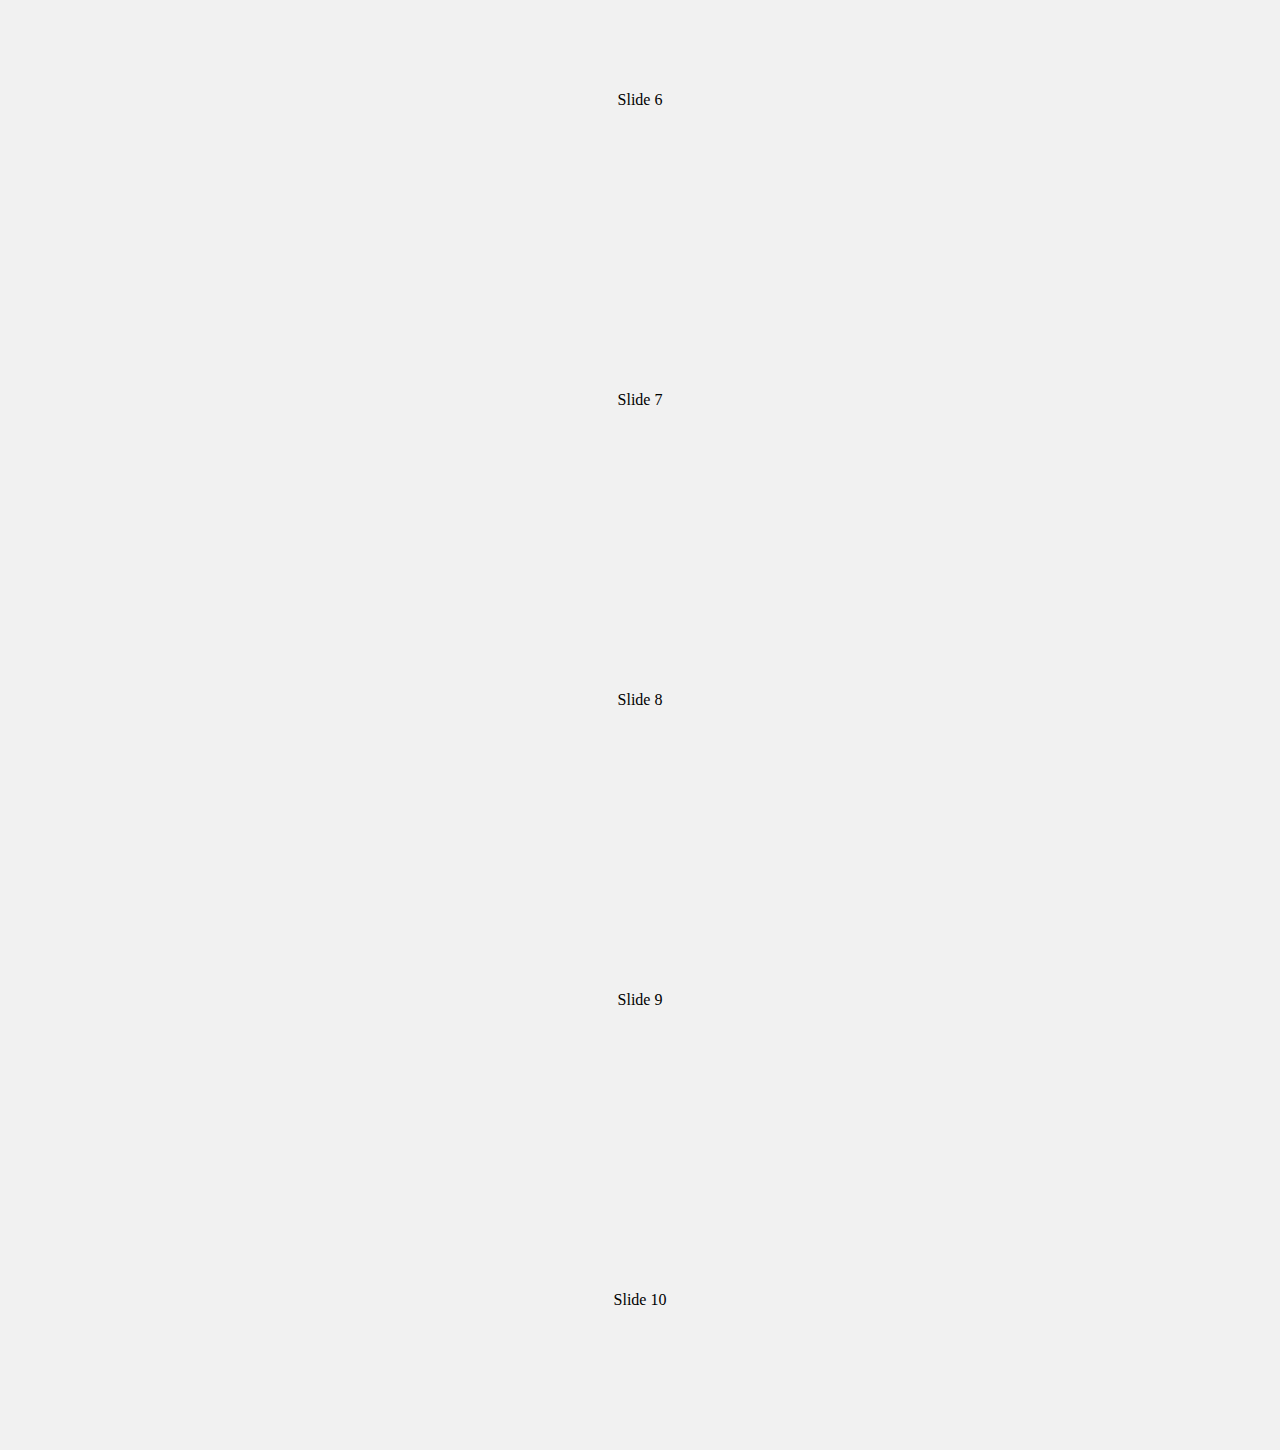
<file: assets/slider/playground/core/index.html>
<!DOCTYPE html>
<html lang="en">
  <head>
    <meta charset="UTF-8" />
    <title>Swiper Playground</title>
    <meta name="viewport" content="width=device-width" />
  </head>

  <body>
    <section class="swiper">
      <div class="swiper-pagination"></div>
      <div class="swiper-slide">Slide 1</div>
      <div class="swiper-slide">Slide 2</div>
      <div class="swiper-slide">Slide 3</div>
      <div class="swiper-slide">Slide 4</div>
      <div class="swiper-slide">Slide 5</div>
      <div class="swiper-slide">Slide 6</div>
      <div class="swiper-slide">Slide 7</div>
      <div class="swiper-slide">Slide 8</div>
      <div class="swiper-slide">Slide 9</div>
      <div class="swiper-slide">Slide 10</div>
    </section>
    <style>
      body,
      html {
        padding: 0;
        margin: 0;
        position: relative;
        height: 100%;
      }

      .swiper {
        width: 100%;
        height: 300px;
        margin: 50px auto;
      }

      .swiper-slide {
        background: #f1f1f1;
        color: #000;
        text-align: center;
        line-height: 300px;
      }
    </style>
    <script type="module">
      // eslint-disable-next-line
      import 'swiper/swiper-bundle.css';

      // eslint-disable-next-line
      import Swiper from 'swiper/swiper-bundle.esm.js';

      // eslint-disable-next-line
      window.swiper = new Swiper({
        el: '.swiper',
        createElements: true,
        speed: 300,
        // cssMode: true,
        rewind: true,
        slidesPerView: 1,
        navigation: true,
        pagination: {
          el: '.swiper-pagination',
          dynamicBullets: true,
          // dynamicMainBullets: 3,
        },
      });
    </script>
  </body>
</html>
</file>
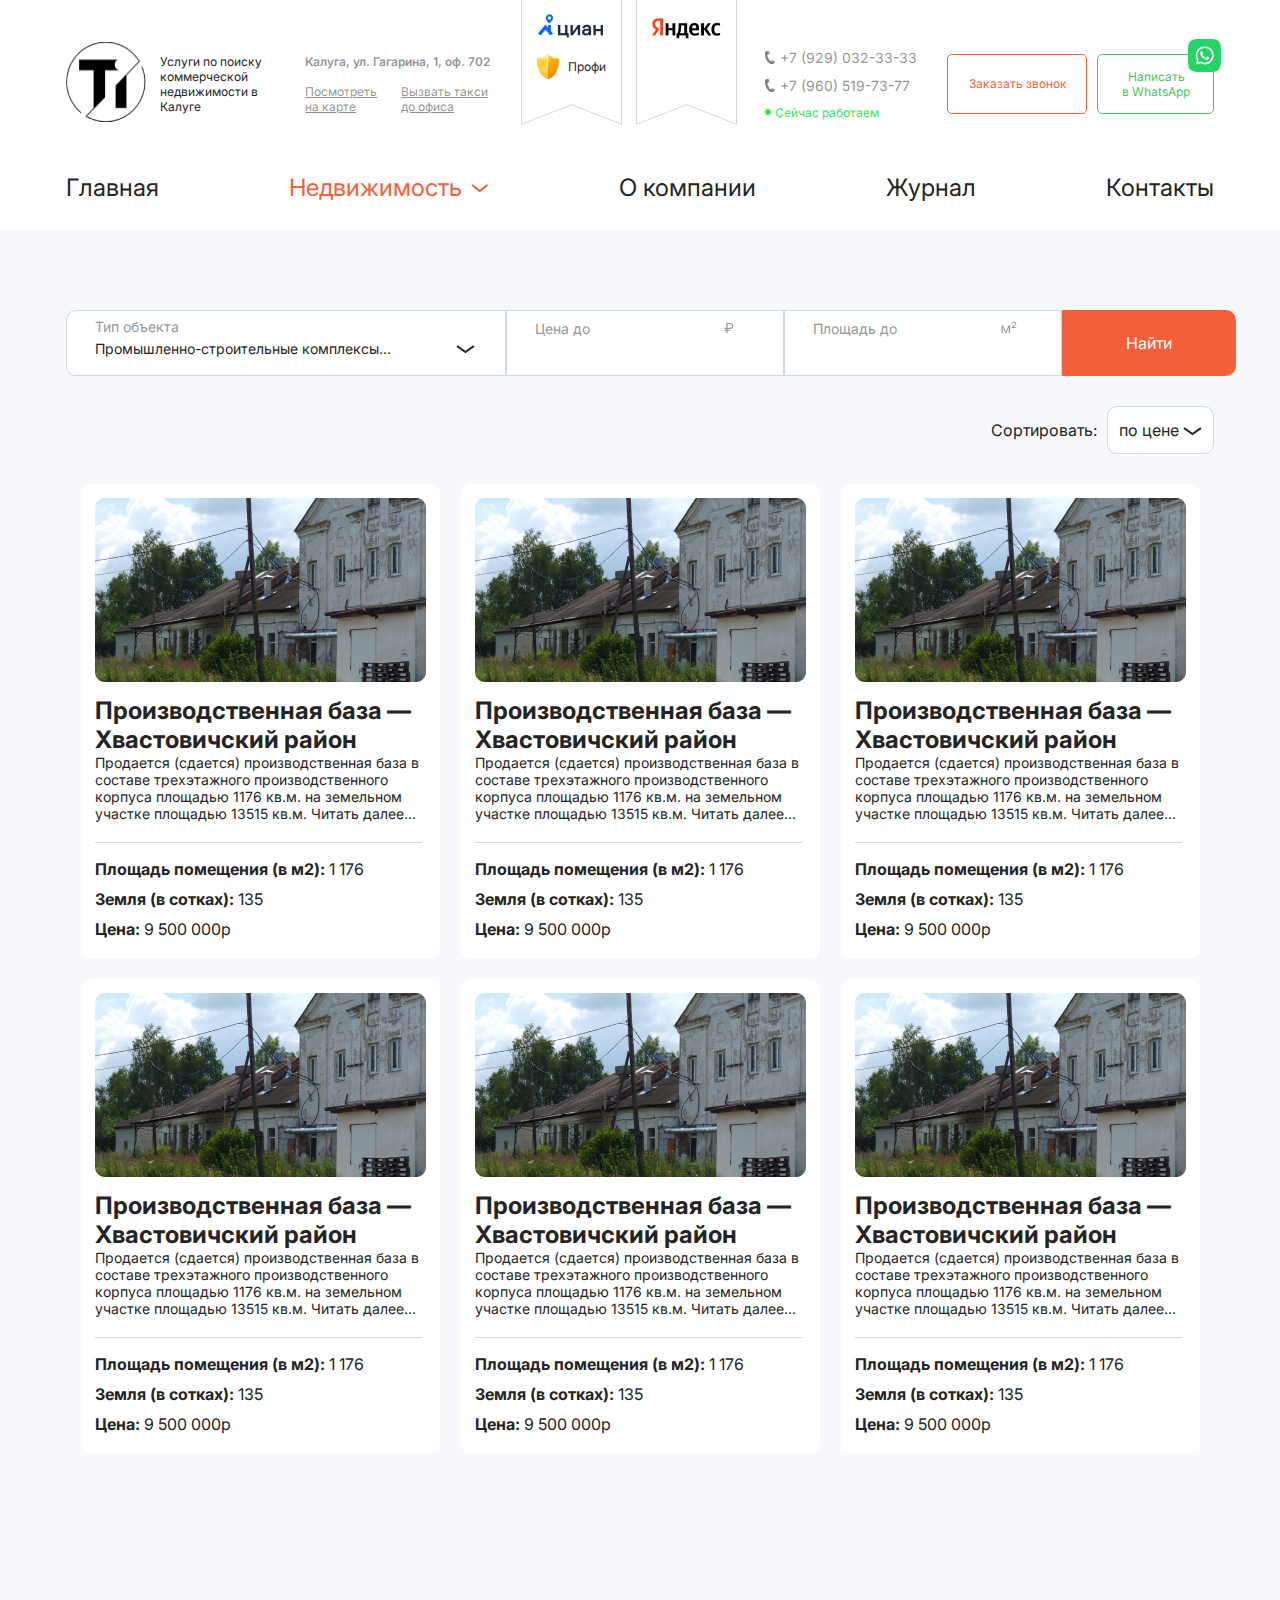
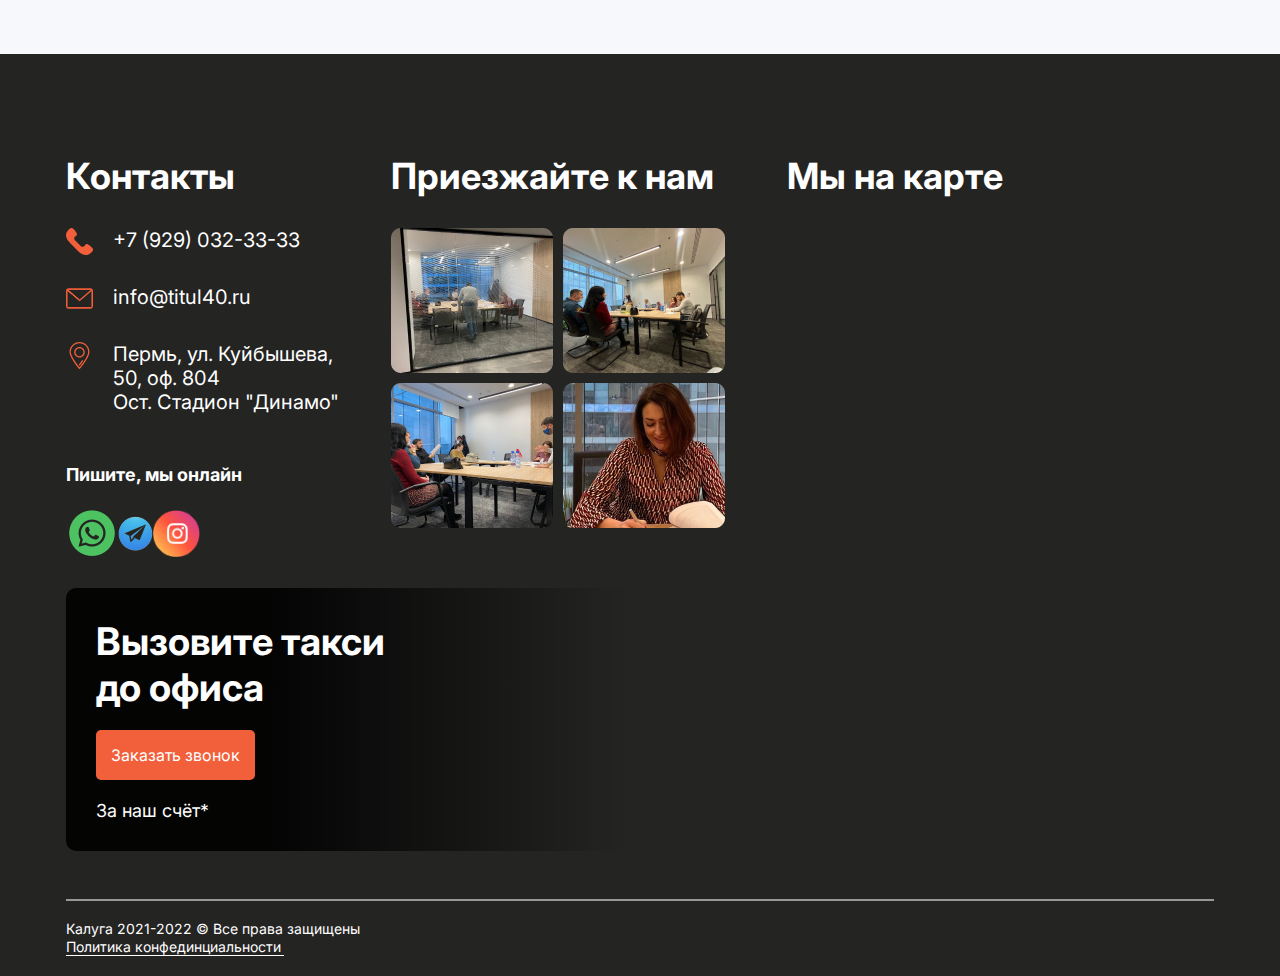
<file: assets/html/search.html>
<!DOCTYPE html>
<html lang="ru">
<head>
    <!-- meta -->
    <meta charset="UTF-8">
    <meta http-equiv="X-UA-Compatible" content="IE=edge">
    <meta name="viewport" content="width=device-width, initial-scale=1.0">
    <!-- ico -->
    <link rel="shortcut icon" href="../img/logo-ico.ico" type="image/x-icon">
    <!-- fonts -->
    <link rel="preconnect" href="https://fonts.googleapis.com">
    <link rel="preconnect" href="https://fonts.gstatic.com" crossorigin>
    <link href="https://fonts.googleapis.com/css2?family=Inter:wght@400;500;600;700&display=swap" rel="stylesheet">
    <!-- css -->
    <link rel="stylesheet" href="../css/main.css">
    <!-- title -->
    <title>Титул</title>
</head>
<body>
    <header class="header" id="header">
        <div class="container">
            <div class="offer">
                <div class="offer_logo">
                    <a href="../index.html" class="offer_logo__img">
                        <img src="../img/logo.png" alt="Титул">
                    </a>   
                    <span class="offer_logo__text">Услуги по поиску коммерческой недвижимости в Калуге</span>
                </div>
                <div class="offer_address">
                    <a href="#" class="offer_address__city">Калуга, ул. Гагарина, 1, оф. 702</a>
                    <div class="offer_address__map-taxi">
                        <a href="#" class="offer_address__map-taxi_item">Посмотреть на карте</a>
                        <a href="#" class="offer_address__map-taxi_item">Вызвать такси до офиса</a>
                    </div>
                </div>

                <!-- link for yandex and cian -->

                <div class="offer-links">
                    <div class="offer-links_cian">
                        <img class="offer-links_border" src="../img/border.svg" alt="border">
                        <img class="offer-link_cian__logo" src="../img/cian.png" alt="Циан">
                        <img class="offer-link_cian__shild" src="../img/shild.svg" alt="shild">
                        <span class="offer-link_cian__profi">Профи</span>
                    </div>

                    <!-- + border class -->
                    <div class="offer-links_yandex">
                        <img class="offer-links_border-yandex" src="../img/border.svg" alt="border">
                        <img class="offer-link_yandex__logo" src="../img/yandex.png" alt="Яндекс">
                    </div>
                </div>

                
                <div class="offer_call">
                    <div class="offer_call__number">
                    <a href="+79290323333">+7 (929) 032-33-33</a>
                    </div>
                    <div class="offer_call__number">
                    <a href="+79290323333">+7 (960) 519-73-77</a>
                    </div>
                    <div class="offer_call__online">
                        Сейчас работаем
                    </div>
                </div>
                <div class="offer_btn">
                    <button type="button" class="offer_btn__order-call btn-main">Заказать звонок</button>
                    <button type="button" class="offer_btn__whatsapp btn-main">
                        Написать <span class="offer_btn__span"> в WhatsApp</span>
                    </button>
                </div>
            </div>
            <div class="nav">
                <a href="#" class="nav_links">Главная</a>
                <a href="#" class="nav_links nav_links__estate ">Недвижимость</a>
                <ul class="nav-dropdown">
                    <li><a href="#">Промышленно-строительные комплексы, заводы и базы</a></li>
                    <li><a href="#">Действующие предприятия</a></li>
                    <li><a href="#">Промышленные площадки</a></li>
                    <li><a href="#">Сельхоз-предприятия и фермы</a></li>
                    <li><a href="#">Земельные участки</a></li>
                    <li><a href="#">Производственно-складские помещения</a></li>
                    <li><a href="#">Торгово-офисные помещения</a></li>
                    <li><a href="#">Базы отдыха и лечения</a></li>
                </ul>
                <a href="#" class="nav_links">О компании</a>
                <a href="#" class="nav_links">Журнал</a>
                <a href="#" class="nav_links">Контакты</a>  
            </div>
        </div>
    </header>
    <section class="search-category">
        <div class="container">
            <form action="#" class="section-help_search__form">
                <div class="section-help_search__form-input form-input_border input-bg">
                    <span class="type-span input-dropdown input-span">Тип объекта</span>
                    <div class="dropdown">
                        <button class="dropbtn">Промышленно-строительные комплексы...</button>
                        <div class="dropdown-content">
                          <a href="#">Промышленно-строительные комплексы, заводы и базы</a>
                          <a href="#">Действующие предприятия</a>
                          <a href="#">Промышленные площадки</a>
                          <a href="#">Сельхоз-предприятия и фермы</a>
                          <a href="#">Земельные участки</a>
                          <a href="#">Производственно-складские помещения</a>
                          <a href="#">Торгово-офисные помещения</a>
                          <a href="#">Базы отдыха и лечения</a>
                        </div>
                      </div>      
                </div>
                <div class="section-help_search__form-input input-bg">
                    <span class="price-span_img">
                        <span class="price-span input-span">Цена до</span>
                        <img src="../img/p.png" alt="m">
                    </span>
                    <input class="section-help_search__form-item " type="text" name="type">
                    
                </div>
                <div class="section-help_search__form-input input-bg">
                    <span class="plaza-span_img">
                        <span class="plaza-span input-span">Площадь до</span>
                        <img src="../img/м.png" alt="m">
                    </span>
                    <input class="section-help_search__form-item " type="text" name="type">
                </div>
                <button type="button" class="section-help_search__btn">Найти</button>
            </form>
            <div class="sorting">
                <span class="sorting-title">Сортировать:</span>
                <div class="sorting-items">
                    <span class="sortint-items_txt">по цене</span>
                    <img src="../img/arrow-down.png" alt="arrow">
                    
                </div>
                <ul class="dropdown-cost">
                    <li>по площади</li>
                    <li>по новизне</li>
                    <li>не придумал</li>
                </ul>
            </div>

            
            
            <div class="card-items__flex">
                <div class="card-items">
                    <img src="../img/base.jpg" alt="base">
                    <div class="card-items_text">
                        <h5 class="card-items_text__title">Производственная база — Хвастовичский район</h5>
                        <p class="card-items_text__about">Продается (сдается) производственная база в составе трехэтажного производственного корпуса площадью 1176 кв.м. на земельном участке площадью 13515 кв.м. Читать далее...</p>
                    </div>
                    <div class="card-items_about">
                        <div class="card-items_about__num"> <span class="card-items_about__num-title">Площадь помещения (в м2):</span> 1 176</div>
                        <div class="card-items_about__num"> <span class="card-items_about__num-title">Земля (в сотках):</span> 135</div>
                        <div class="card-items_about__num"> <span class="card-items_about__num-title">Цена:</span> 9 500 000р</div>
                    </div>
                </div>
                <div class="card-items">
                    <img src="../img/base.jpg" alt="base">
                    <div class="card-items_text">
                        <h5 class="card-items_text__title">Производственная база — Хвастовичский район</h5>
                        <p class="card-items_text__about">Продается (сдается) производственная база в составе трехэтажного производственного корпуса площадью 1176 кв.м. на земельном участке площадью 13515 кв.м. Читать далее...</p>
                    </div>
                    <div class="card-items_about">
                        <div class="card-items_about__num"> <span class="card-items_about__num-title">Площадь помещения (в м2):</span> 1 176</div>
                        <div class="card-items_about__num"> <span class="card-items_about__num-title">Земля (в сотках):</span> 135</div>
                        <div class="card-items_about__num"> <span class="card-items_about__num-title">Цена:</span> 9 500 000р</div>
                    </div>
                </div>
                <div class="card-items">
                    <img src="../img/base.jpg" alt="base">
                    <div class="card-items_text">
                        <h5 class="card-items_text__title">Производственная база — Хвастовичский район</h5>
                        <p class="card-items_text__about">Продается (сдается) производственная база в составе трехэтажного производственного корпуса площадью 1176 кв.м. на земельном участке площадью 13515 кв.м. Читать далее...</p>
                    </div>
                    <div class="card-items_about">
                        <div class="card-items_about__num"> <span class="card-items_about__num-title">Площадь помещения (в м2):</span> 1 176</div>
                        <div class="card-items_about__num"> <span class="card-items_about__num-title">Земля (в сотках):</span> 135</div>
                        <div class="card-items_about__num"> <span class="card-items_about__num-title">Цена:</span> 9 500 000р</div>
                    </div>
                </div>
                <div class="card-items">
                    <img src="../img/base.jpg" alt="base">
                    <div class="card-items_text">
                        <h5 class="card-items_text__title">Производственная база — Хвастовичский район</h5>
                        <p class="card-items_text__about">Продается (сдается) производственная база в составе трехэтажного производственного корпуса площадью 1176 кв.м. на земельном участке площадью 13515 кв.м. Читать далее...</p>
                    </div>
                    <div class="card-items_about">
                        <div class="card-items_about__num"> <span class="card-items_about__num-title">Площадь помещения (в м2):</span> 1 176</div>
                        <div class="card-items_about__num"> <span class="card-items_about__num-title">Земля (в сотках):</span> 135</div>
                        <div class="card-items_about__num"> <span class="card-items_about__num-title">Цена:</span> 9 500 000р</div>
                    </div>
                </div>
                <div class="card-items">
                    <img src="../img/base.jpg" alt="base">
                    <div class="card-items_text">
                        <h5 class="card-items_text__title">Производственная база — Хвастовичский район</h5>
                        <p class="card-items_text__about">Продается (сдается) производственная база в составе трехэтажного производственного корпуса площадью 1176 кв.м. на земельном участке площадью 13515 кв.м. Читать далее...</p>
                    </div>
                    <div class="card-items_about">
                        <div class="card-items_about__num"> <span class="card-items_about__num-title">Площадь помещения (в м2):</span> 1 176</div>
                        <div class="card-items_about__num"> <span class="card-items_about__num-title">Земля (в сотках):</span> 135</div>
                        <div class="card-items_about__num"> <span class="card-items_about__num-title">Цена:</span> 9 500 000р</div>
                    </div>
                </div>
                <div class="card-items">
                    <img src="../img/base.jpg" alt="base">
                    <div class="card-items_text">
                        <h5 class="card-items_text__title">Производственная база — Хвастовичский район</h5>
                        <p class="card-items_text__about">Продается (сдается) производственная база в составе трехэтажного производственного корпуса площадью 1176 кв.м. на земельном участке площадью 13515 кв.м. Читать далее...</p>
                    </div>
                    <div class="card-items_about">
                        <div class="card-items_about__num"> <span class="card-items_about__num-title">Площадь помещения (в м2):</span> 1 176</div>
                        <div class="card-items_about__num"> <span class="card-items_about__num-title">Земля (в сотках):</span> 135</div>
                        <div class="card-items_about__num"> <span class="card-items_about__num-title">Цена:</span> 9 500 000р</div>
                    </div>
                </div>
            </div>
        </div>
    </section>
    <footer class="footer" id="footer">
        <div class="container">
            <div class="information-all">
                <div class="information">
                    <div class="information_contacts">
                        <div class="information_contacts__item">
                            <h5 class="information_contacts__item-title">Контакты</h5>
                            <div class="information_contacts__item-flex">
                                <img class="information_contacts__item-img" src="../img/phone.svg" alt="phone">
                                <p class="information_contacts__item-txt">+7 (929) 032-33-33</p>
                            </div>
                        </div>
                        <div class="information_contacts__item">
                            <div class="information_contacts__item-flex">
                                <img class="information_contacts__item-img" src="../img/mail.svg" alt="phone">
                                <p class="information_contacts__item-txt">info@titul40.ru</p>
                            </div>
                        </div>
                        <div class="information_contacts__item"></div>
                            <div class="information_contacts__item-flex">
                                <img class="information_contacts__item-img" src="../img/map.svg" alt="phone">
                                <p class="information_contacts__item-txt">Пермь, ул. Куйбышева, 
                                    50, оф. 804
                                   <span class="information_contacts__item-txt_span">Ост. Стадион "Динамо"</span></p>
                            </div>
                        </div>
                        <div class="information_contacts-social">
                            <p class="information_contacts-social_title">Пишите, мы онлайн</p>
                            <div class="information_contacts-social_items">
                                <img src="../img/whats.png" alt="whatsapp">
                                <img src="../img/telegram.png" alt="telegram">
                                <img src="../img/inst.png" alt="instagram">
                            </div>
                        </div>
                    </div>
                    
                        <div class="information_contacts__item">
                            <h5 class="information_contacts__item-title">Приезжайте к нам </h5>
                            <div class="information_contacts__item-flex information_photo">
                                <img class="information_contacts__item-photo" src="../img/footer-2.png" alt="phone">
                                <img class="information_contacts__item-photo" src="../img/footer-1.png" alt="">
                                <img class="information_contacts__item-photo" src="../img/footer-3.png" alt="">
                                <img src="../img/footer-4.png" alt="">
                            </div>
                        </div>
                     
                    <div class="information_map">
                        <h5 class="information_contacts__item-title">Мы на карте </h5>
                        <div class="information_map__location">
                            <iframe src="https://yandex.ru/map-widget/v1/?um=constructor%3A7fc3bde6fb6a36c3d57cfbc1a98c1b2408a103a37902d77b5de498f0cb07f3f6&amp;source=constructor" width="400" height="297" frameborder="0"></iframe>
                        </div>
                       
                    </div>
                </div>

            <div class="taxi">
                <img class="taxi-img" src="../img/footer-car.png" alt="taxi">
                <div class="taxi-txt">
                    <h5 class="footer-taxi_title">
                        Вызовите такси <span class="footer-taxi_title">до офиса</span> 
                    </h5>
                    <button type="button" class="quality-expert_text__btn taxi-txt_btn">Заказать звонок</button>
                    <p class="taxi-text_pay">За наш счёт*</p>
                </div>
            </div>
            <div class="politics">
                <span class="politics_txt politics-span">Калуга 2021-2022 © Все права защищены</span>
                <a href="#" class="politics_txt politics_underline">Политика конфединциальности</a>
            </div>
        </div>
    </footer>
    <script src="../js/search.js"></script>
</body>
</html>
</file>
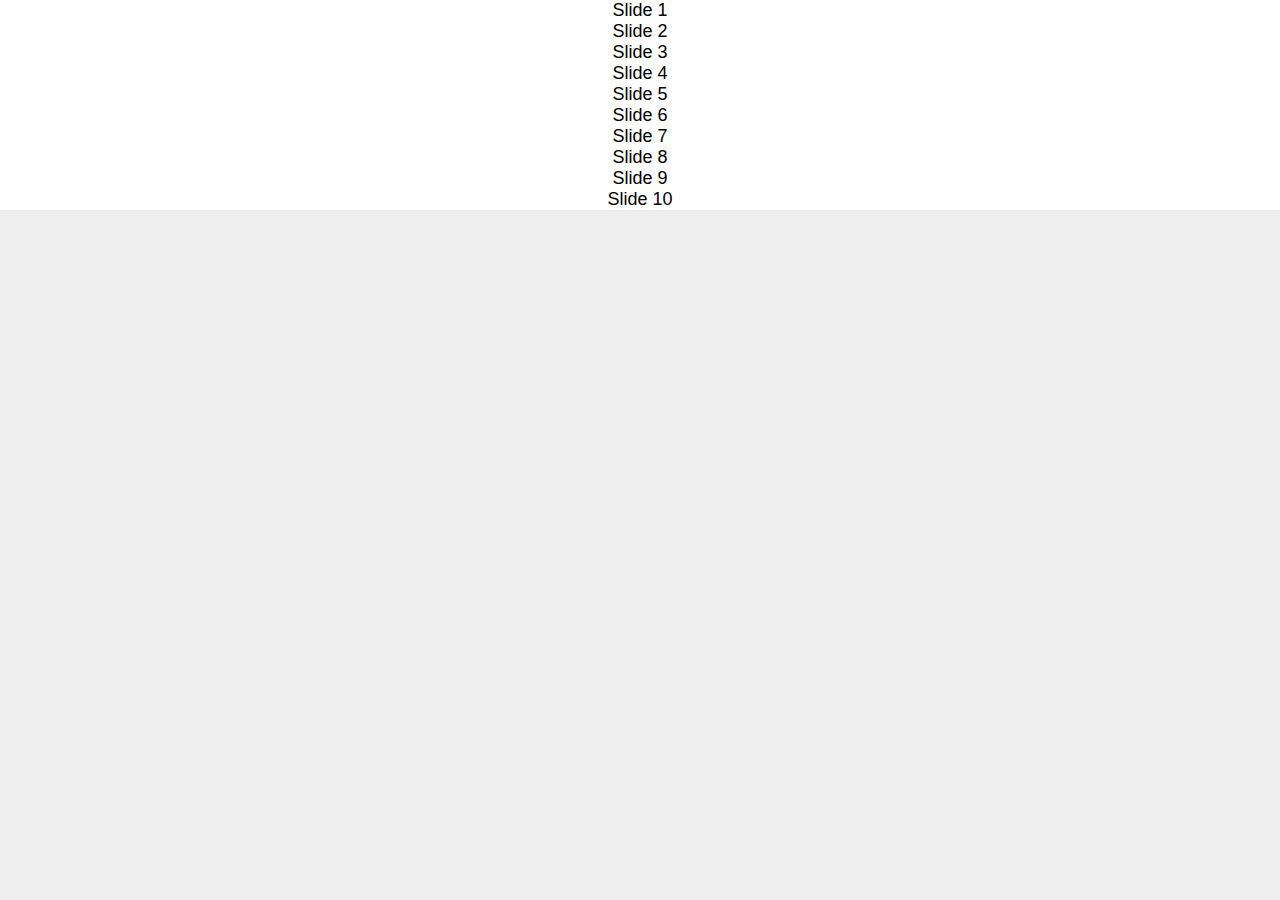
<file: assets/slider/demos/010-default.html>
<!DOCTYPE html>
<html lang="en">

<head>
  <meta charset="utf-8">
  <title>Swiper demo</title>
</head>

<body>
  <!-- Swiper -->
  <div class="swiper">
    <div class="swiper-wrapper">
      <div class="swiper-slide">Slide 1</div>
      <div class="swiper-slide">Slide 2</div>
      <div class="swiper-slide">Slide 3</div>
      <div class="swiper-slide">Slide 4</div>
      <div class="swiper-slide">Slide 5</div>
      <div class="swiper-slide">Slide 6</div>
      <div class="swiper-slide">Slide 7</div>
      <div class="swiper-slide">Slide 8</div>
      <div class="swiper-slide">Slide 9</div>
      <div class="swiper-slide">Slide 10</div>
    </div>
  </div>



  <!-- Initialize Swiper -->
  <script type="module">
    import Swiper from 'swiper/swiper-bundle.esm.js';
    import 'swiper/swiper-bundle.css';
    var swiper = new Swiper('.swiper');
  </script>

  <!-- Demo styles -->
  <style>
    html,
    body {
      position: relative;
      height: 100%;
    }

    body {
      background: #eee;
      font-family: Helvetica Neue, Helvetica, Arial, sans-serif;
      font-size: 14px;
      color: #000;
      margin: 0;
      padding: 0;
    }

    .swiper {
      width: 100%;
      height: 100%;
    }

    .swiper-slide {
      text-align: center;
      font-size: 18px;
      background: #fff;

      /* Center slide text vertically */
      display: -webkit-box;
      display: -ms-flexbox;
      display: -webkit-flex;
      display: flex;
      -webkit-box-pack: center;
      -ms-flex-pack: center;
      -webkit-justify-content: center;
      justify-content: center;
      -webkit-box-align: center;
      -ms-flex-align: center;
      -webkit-align-items: center;
      align-items: center;
    }
  </style>
</body>

</html>
</file>
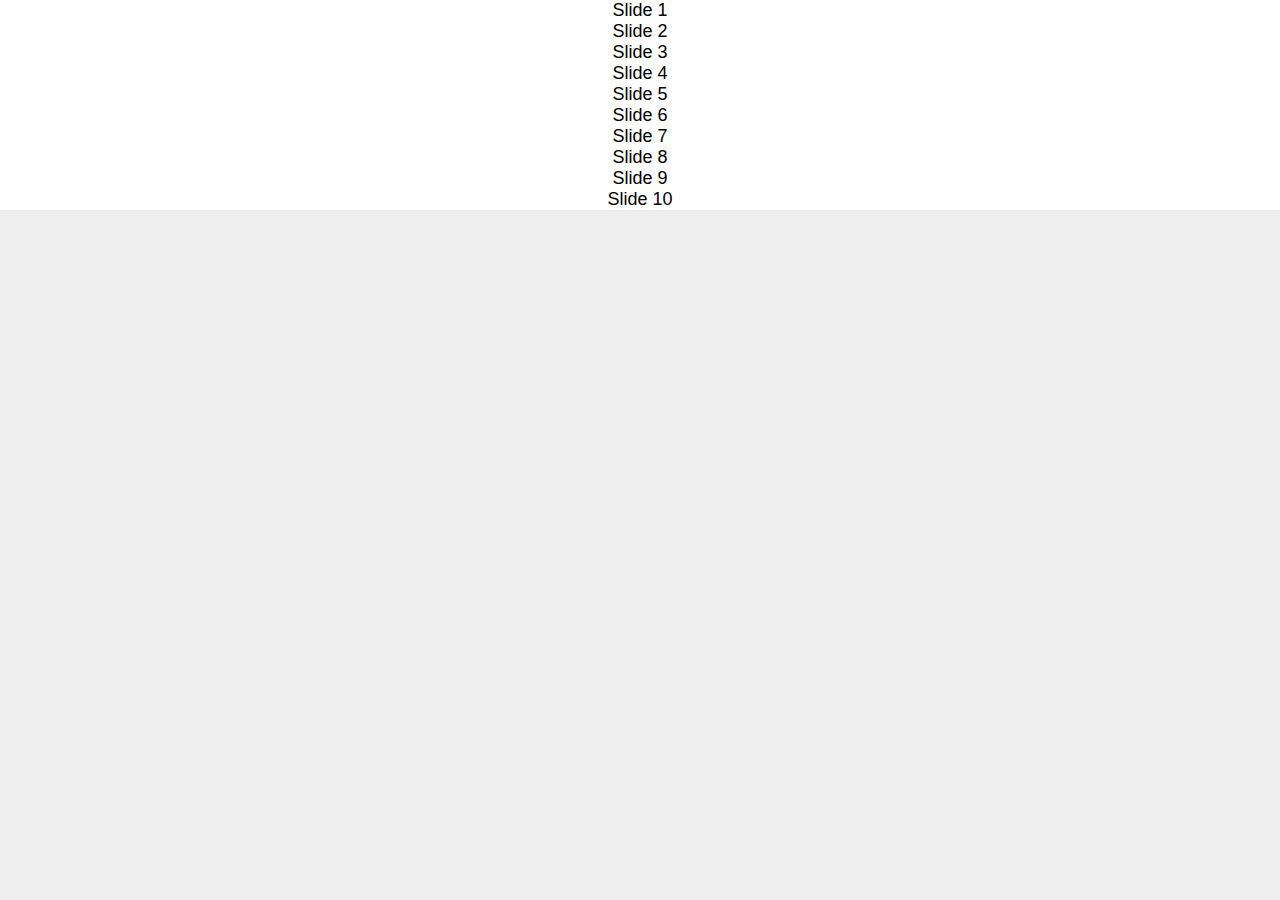
<file: assets/slider/demos/020-navigation.html>
<!DOCTYPE html>
<html lang="en">

<head>
  <meta charset="utf-8">
  <title>Swiper demo</title>
  <meta name="viewport" content="width=device-width, initial-scale=1, minimum-scale=1, maximum-scale=1">
</head>

<body>
  <!-- Swiper -->
  <div class="swiper">
    <div class="swiper-wrapper">
      <div class="swiper-slide">Slide 1</div>
      <div class="swiper-slide">Slide 2</div>
      <div class="swiper-slide">Slide 3</div>
      <div class="swiper-slide">Slide 4</div>
      <div class="swiper-slide">Slide 5</div>
      <div class="swiper-slide">Slide 6</div>
      <div class="swiper-slide">Slide 7</div>
      <div class="swiper-slide">Slide 8</div>
      <div class="swiper-slide">Slide 9</div>
      <div class="swiper-slide">Slide 10</div>
    </div>
    <!-- Add Arrows -->
    <div class="swiper-button-next"></div>
    <div class="swiper-button-prev"></div>
  </div>



  <!-- Initialize Swiper -->
  <script type="module">
    import Swiper from 'swiper/swiper-bundle.esm.js';
    import 'swiper/swiper-bundle.css';
    var swiper = new Swiper('.swiper', {
      navigation: {
        nextEl: '.swiper-button-next',
        prevEl: '.swiper-button-prev',
      },
    });
  </script>

  <!-- Demo styles -->
  <style>
    html,
    body {
      position: relative;
      height: 100%;
    }

    body {
      background: #eee;
      font-family: Helvetica Neue, Helvetica, Arial, sans-serif;
      font-size: 14px;
      color: #000;
      margin: 0;
      padding: 0;
    }

    .swiper {
      width: 100%;
      height: 100%;
    }

    .swiper-slide {
      text-align: center;
      font-size: 18px;
      background: #fff;

      /* Center slide text vertically */
      display: -webkit-box;
      display: -ms-flexbox;
      display: -webkit-flex;
      display: flex;
      -webkit-box-pack: center;
      -ms-flex-pack: center;
      -webkit-justify-content: center;
      justify-content: center;
      -webkit-box-align: center;
      -ms-flex-align: center;
      -webkit-align-items: center;
      align-items: center;
    }
  </style>
</body>

</html>
</file>
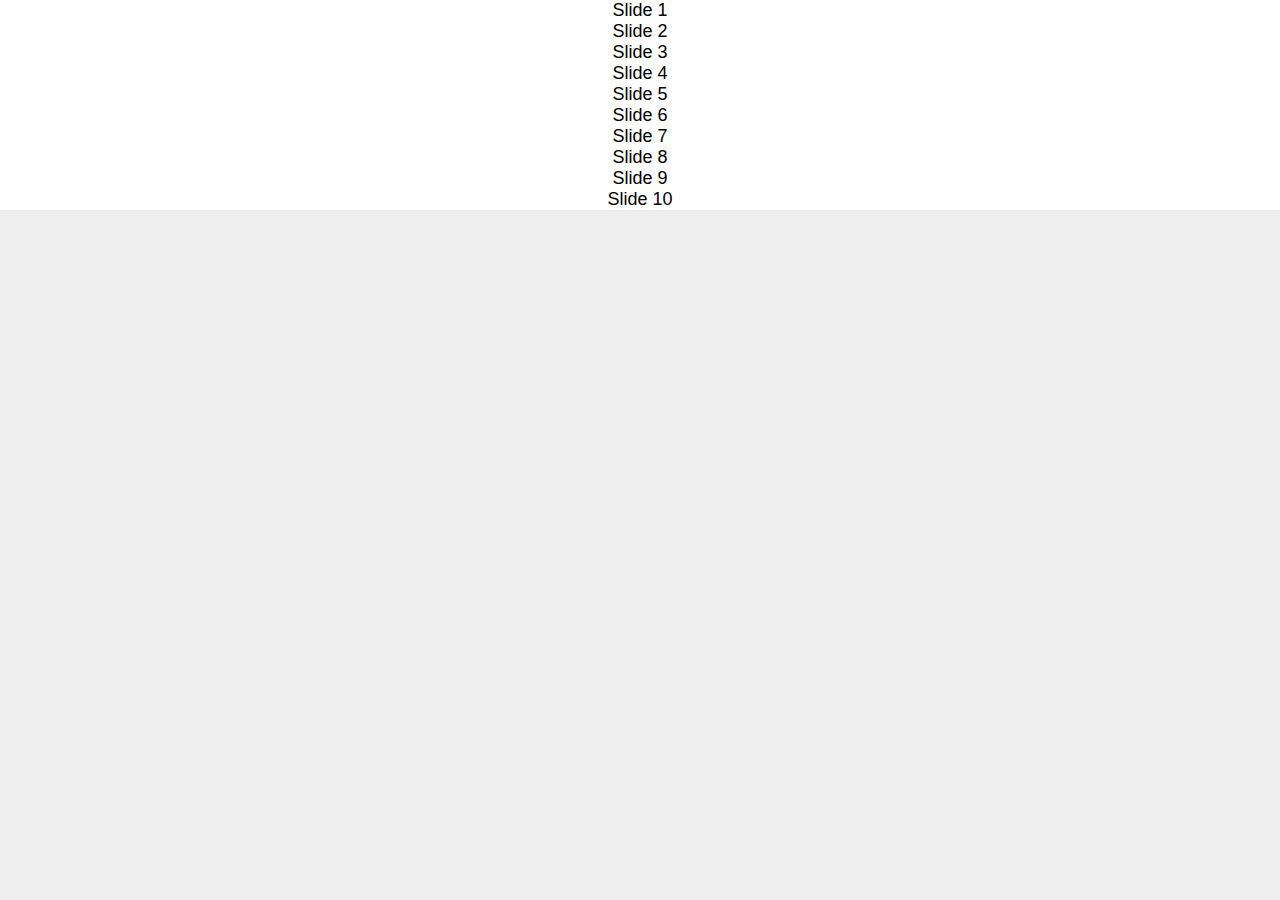
<file: assets/slider/demos/030-pagination.html>
<!DOCTYPE html>
<html lang="en">

<head>
  <meta charset="utf-8">
  <title>Swiper demo</title>
  <meta name="viewport" content="width=device-width, initial-scale=1, minimum-scale=1, maximum-scale=1">
</head>

<body>
  <!-- Swiper -->
  <div class="swiper">
    <div class="swiper-wrapper">
      <div class="swiper-slide">Slide 1</div>
      <div class="swiper-slide">Slide 2</div>
      <div class="swiper-slide">Slide 3</div>
      <div class="swiper-slide">Slide 4</div>
      <div class="swiper-slide">Slide 5</div>
      <div class="swiper-slide">Slide 6</div>
      <div class="swiper-slide">Slide 7</div>
      <div class="swiper-slide">Slide 8</div>
      <div class="swiper-slide">Slide 9</div>
      <div class="swiper-slide">Slide 10</div>
    </div>
    <!-- Add Pagination -->
    <div class="swiper-pagination"></div>
  </div>



  <!-- Initialize Swiper -->
  <script type="module">
    import Swiper from 'swiper/swiper-bundle.esm.js';
    import 'swiper/swiper-bundle.css';
    var swiper = new Swiper('.swiper', {
      pagination: {
        el: '.swiper-pagination',
      },
    });
  </script>

  <!-- Demo styles -->
  <style>
    html,
    body {
      position: relative;
      height: 100%;
    }

    body {
      background: #eee;
      font-family: Helvetica Neue, Helvetica, Arial, sans-serif;
      font-size: 14px;
      color: #000;
      margin: 0;
      padding: 0;
    }

    .swiper {
      width: 100%;
      height: 100%;
    }

    .swiper-slide {
      text-align: center;
      font-size: 18px;
      background: #fff;

      /* Center slide text vertically */
      display: -webkit-box;
      display: -ms-flexbox;
      display: -webkit-flex;
      display: flex;
      -webkit-box-pack: center;
      -ms-flex-pack: center;
      -webkit-justify-content: center;
      justify-content: center;
      -webkit-box-align: center;
      -ms-flex-align: center;
      -webkit-align-items: center;
      align-items: center;
    }
  </style>
</body>

</html>
</file>
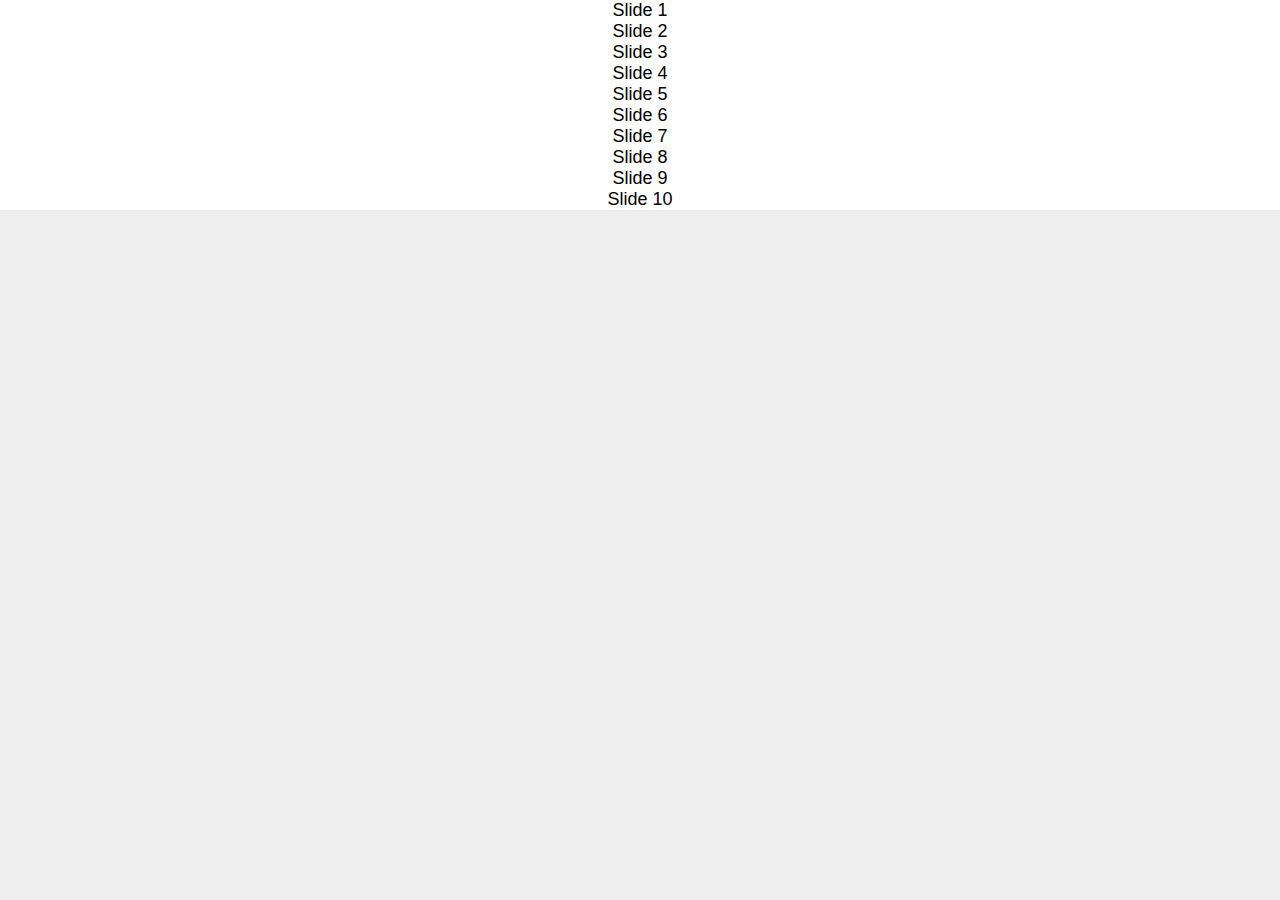
<file: assets/slider/demos/040-pagination-dynamic.html>
<!DOCTYPE html>
<html lang="en">

<head>
  <meta charset="utf-8">
  <title>Swiper demo</title>
  <meta name="viewport" content="width=device-width, initial-scale=1, minimum-scale=1, maximum-scale=1">
</head>

<body>
  <!-- Swiper -->
  <div class="swiper">
    <div class="swiper-wrapper">
      <div class="swiper-slide">Slide 1</div>
      <div class="swiper-slide">Slide 2</div>
      <div class="swiper-slide">Slide 3</div>
      <div class="swiper-slide">Slide 4</div>
      <div class="swiper-slide">Slide 5</div>
      <div class="swiper-slide">Slide 6</div>
      <div class="swiper-slide">Slide 7</div>
      <div class="swiper-slide">Slide 8</div>
      <div class="swiper-slide">Slide 9</div>
      <div class="swiper-slide">Slide 10</div>
    </div>
    <!-- Add Pagination -->
    <div class="swiper-pagination"></div>
  </div>



  <!-- Initialize Swiper -->
  <script type="module">
    import Swiper from 'swiper/swiper-bundle.esm.js';
    import 'swiper/swiper-bundle.css';
    var swiper = new Swiper('.swiper', {
      pagination: {
        el: '.swiper-pagination',
        dynamicBullets: true,
      },
    });
  </script>

  <!-- Demo styles -->
  <style>
    html,
    body {
      position: relative;
      height: 100%;
    }

    body {
      background: #eee;
      font-family: Helvetica Neue, Helvetica, Arial, sans-serif;
      font-size: 14px;
      color: #000;
      margin: 0;
      padding: 0;
    }

    .swiper {
      width: 100%;
      height: 100%;
    }

    .swiper-slide {
      text-align: center;
      font-size: 18px;
      background: #fff;

      /* Center slide text vertically */
      display: -webkit-box;
      display: -ms-flexbox;
      display: -webkit-flex;
      display: flex;
      -webkit-box-pack: center;
      -ms-flex-pack: center;
      -webkit-justify-content: center;
      justify-content: center;
      -webkit-box-align: center;
      -ms-flex-align: center;
      -webkit-align-items: center;
      align-items: center;
    }
  </style>
</body>

</html>
</file>
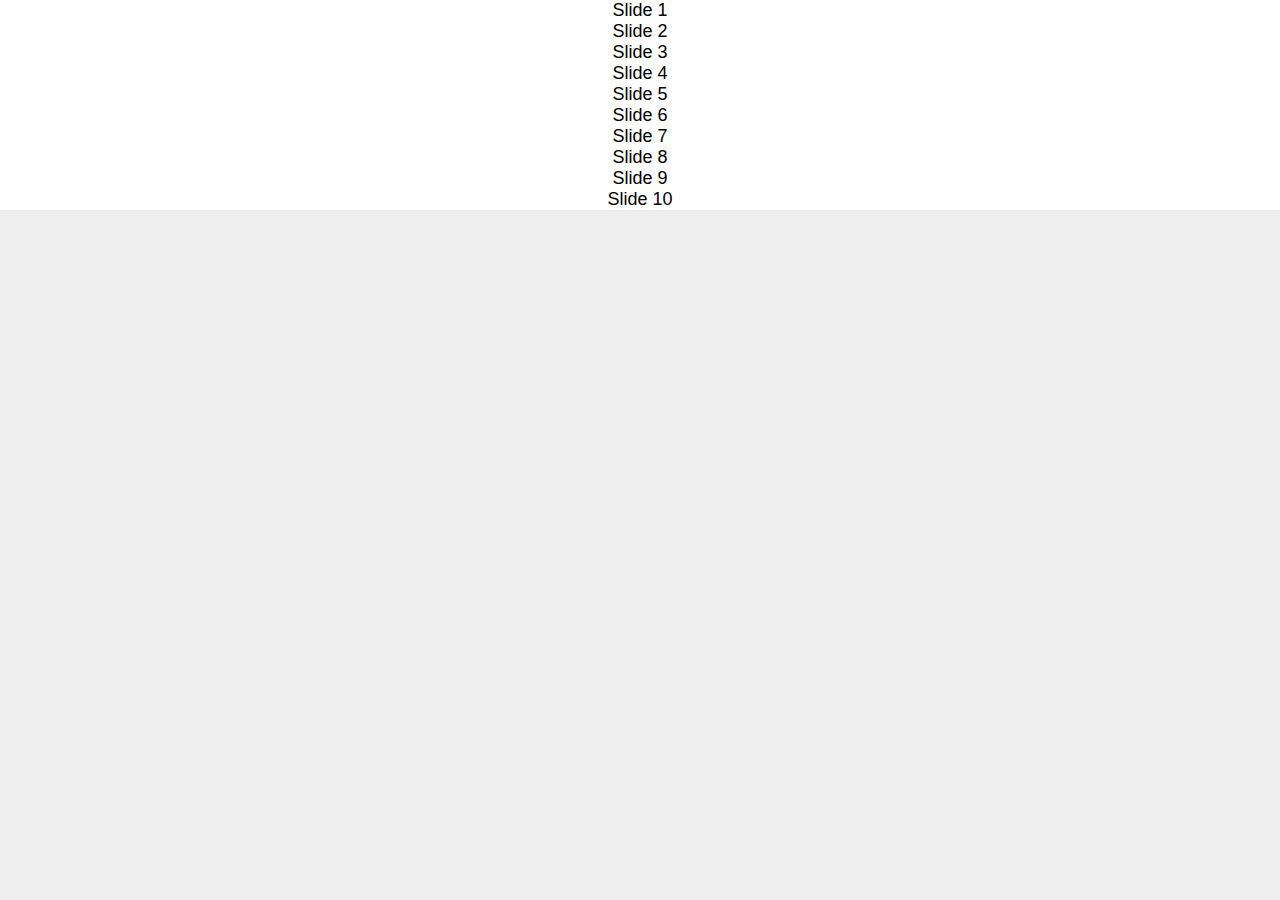
<file: assets/slider/demos/050-pagination-progress.html>
<!DOCTYPE html>
<html lang="en">

<head>
  <meta charset="utf-8">
  <title>Swiper demo</title>
</head>

<body>
  <!-- Swiper -->
  <div class="swiper">
    <div class="swiper-wrapper">
      <div class="swiper-slide">Slide 1</div>
      <div class="swiper-slide">Slide 2</div>
      <div class="swiper-slide">Slide 3</div>
      <div class="swiper-slide">Slide 4</div>
      <div class="swiper-slide">Slide 5</div>
      <div class="swiper-slide">Slide 6</div>
      <div class="swiper-slide">Slide 7</div>
      <div class="swiper-slide">Slide 8</div>
      <div class="swiper-slide">Slide 9</div>
      <div class="swiper-slide">Slide 10</div>
    </div>
    <!-- Add Pagination -->
    <div class="swiper-pagination"></div>
    <!-- Add Arrows -->
    <div class="swiper-button-next"></div>
    <div class="swiper-button-prev"></div>
  </div>



  <!-- Initialize Swiper -->
  <script type="module">
    import Swiper from 'swiper/swiper-bundle.esm.js';
    import 'swiper/swiper-bundle.css';
    var swiper = new Swiper('.swiper', {
      pagination: {
        el: '.swiper-pagination',
        type: 'progressbar',
      },
      navigation: {
        nextEl: '.swiper-button-next',
        prevEl: '.swiper-button-prev',
      },
    });
  </script>

  <!-- Demo styles -->
  <style>
    html,
    body {
      position: relative;
      height: 100%;
    }

    body {
      background: #eee;
      font-family: Helvetica Neue, Helvetica, Arial, sans-serif;
      font-size: 14px;
      color: #000;
      margin: 0;
      padding: 0;
    }

    .swiper {
      width: 100%;
      height: 100%;
    }

    .swiper-slide {
      text-align: center;
      font-size: 18px;
      background: #fff;

      /* Center slide text vertically */
      display: -webkit-box;
      display: -ms-flexbox;
      display: -webkit-flex;
      display: flex;
      -webkit-box-pack: center;
      -ms-flex-pack: center;
      -webkit-justify-content: center;
      justify-content: center;
      -webkit-box-align: center;
      -ms-flex-align: center;
      -webkit-align-items: center;
      align-items: center;
    }
  </style>
</body>

</html>
</file>
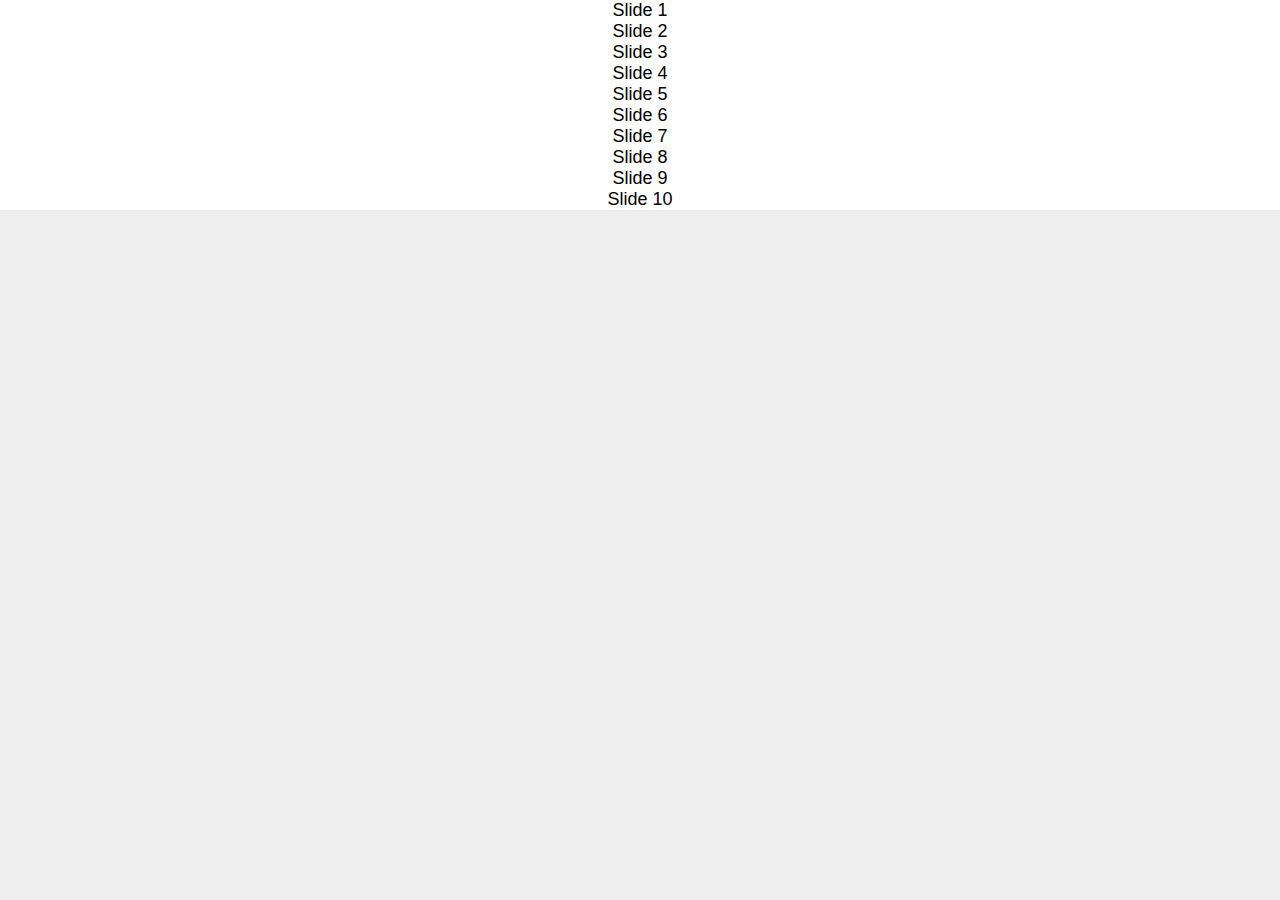
<file: assets/slider/demos/060-pagination-fraction.html>
<!DOCTYPE html>
<html lang="en">

<head>
  <meta charset="utf-8">
  <title>Swiper demo</title>
</head>

<body>
  <!-- Swiper -->
  <div class="swiper">
    <div class="swiper-wrapper">
      <div class="swiper-slide">Slide 1</div>
      <div class="swiper-slide">Slide 2</div>
      <div class="swiper-slide">Slide 3</div>
      <div class="swiper-slide">Slide 4</div>
      <div class="swiper-slide">Slide 5</div>
      <div class="swiper-slide">Slide 6</div>
      <div class="swiper-slide">Slide 7</div>
      <div class="swiper-slide">Slide 8</div>
      <div class="swiper-slide">Slide 9</div>
      <div class="swiper-slide">Slide 10</div>
    </div>
    <!-- Add Pagination -->
    <div class="swiper-pagination"></div>
    <!-- Add Arrows -->
    <div class="swiper-button-next"></div>
    <div class="swiper-button-prev"></div>
  </div>



  <!-- Initialize Swiper -->
  <script type="module">
    import Swiper from 'swiper/swiper-bundle.esm.js';
    import 'swiper/swiper-bundle.css';
    var swiper = new Swiper('.swiper', {
      pagination: {
        el: '.swiper-pagination',
        type: 'fraction',
      },
      navigation: {
        nextEl: '.swiper-button-next',
        prevEl: '.swiper-button-prev',
      },
    });
  </script>

  <!-- Demo styles -->
  <style>
    html,
    body {
      position: relative;
      height: 100%;
    }

    body {
      background: #eee;
      font-family: Helvetica Neue, Helvetica, Arial, sans-serif;
      font-size: 14px;
      color: #000;
      margin: 0;
      padding: 0;
    }

    .swiper {
      width: 100%;
      height: 100%;
    }

    .swiper-slide {
      text-align: center;
      font-size: 18px;
      background: #fff;

      /* Center slide text vertically */
      display: -webkit-box;
      display: -ms-flexbox;
      display: -webkit-flex;
      display: flex;
      -webkit-box-pack: center;
      -ms-flex-pack: center;
      -webkit-justify-content: center;
      justify-content: center;
      -webkit-box-align: center;
      -ms-flex-align: center;
      -webkit-align-items: center;
      align-items: center;
    }
  </style>
</body>

</html>
</file>
<file: assets/css/main.css>
body {
    margin: 0;
    padding: 0;
    font-weight: 400;
    color: #242423;
    font-family: 'Inter', sans-serif;
    position: relative;
}

* {
    box-sizing: border-box;
}

.input:active,
:hover,
:focus {
    outline: 0;
    outline-offset: 0;
}

input,
textarea {
    padding: 0;
    margin: 0;
    border: none;
    border-radius: 0;
    box-shadow: none;
    background-color: transparent;
    /* По дефолту, шрифтовые свойства, для этих элементов не наследуются */
    font: inherit;
    color: inherit;
    letter-spacing: inherit;
}

::-webkit-input-placeholder {
    color: inherit;
    opacity: 1;
    transition: opacity .3s;
}

:-ms-input-placeholder {
    color: inherit;
    opacity: 1;
    transition: opacity .3s;
}

:focus::-webkit-input-placeholder {
    opacity: 0;
}

:focus:-ms-input-placeholder {
    opacity: 0;
}

input {
    overflow: visible;
}

h1,
h2,
h3,
h4,
h5,
h6 {
    margin: 0;
    padding: 0;
    font-weight: 700;
}

ul,
li {
    margin: 0;
    padding: 0;
}

a {
    color: rgba(36, 36, 35, 0.5);
    text-decoration: none;
}

p {
    margin: 0;
    padding: 0;
}

span {
    margin: 0;
    padding: 0;
}

button {
    padding: 0;
    border: none;
    font: inherit;
    color: inherit;
    background-color: transparent;
    cursor: pointer;
}

li {
    list-style: none;
}

.container {
    width: 1148px;
    margin: 0 auto;
}

.btn-main {
    border-radius: 5px;
    font-size: 12px;
}

select:active,
select:focus {
    outline: none
}

select {
    font: inherit;
    letter-spacing: inherit;
    word-spacing: inherit;
}

select:focus,
select:hover,
option:hover,
option:focus {
    border: none;
    outline: none;
    border: transparent;
}

/***********FIX AFTER MOB**************************/

.consultant-mobile_help {
    display: none;
}

/* .poposal-wrapper_slider__slide__mobile {
    display: none;
} */

.quality-expert_img__mob {
    display: none;
}

.offer-client_img_sm {
    display: none;
}

.offer-link_yandex__stars {
    position: absolute;
    width: 100px;
    left: 119px;
    top: -34px;
}

.offer-link_yandex__rating {
    position: absolute;
    width: 100px;
    left: 131px;
    font-size: 12px;
    top: -12px;
    color: #242424;
}


.feedback_title_mob {
    display: none;
}

.links-mobile {
    width: auto;
    position: relative;
}

.header-prev {
    position: absolute;
    top: 30%;
    z-index: 9999;
    /* transform: translateY(-50%); */
    left: 0;
}

.swiper-wrapper-header {
    width: 250px !important;
}

.header-next {
    position: absolute;
    right: 0;
    top: 30%;
    z-index: 9999;
}

.link-item {
    height: 44px !important;
    width: 190px !important;
}

.swiper-button-next:after,
.swiper-rtl .swiper-button-prev:after {
    content: '';
    display: none;
}

.swiper-button-prev:after,
.swiper-rtl .swiper-button-next:after {
    content: '';
    display: none;
}


/*          HEADER          */

.offer {
    padding-top: 42px;
    align-items: center;
    justify-content: space-between;
    display: flex;
}


.links-mobile {
    display: none;
}

.offer_logo {
    display: flex;
    align-items: center;

}

.offer_logo__text {
    width: 115px;
    font-size: 12px;
    margin-left: 14px;
    cursor: pointer;
}

.offer_address {
    font-size: 12px;
    color: rgba(36, 36, 35, 0.5);
}

.offer_address__map-taxi {
    margin-top: 15px;
    display: flex;
    justify-content: space-between;
}

.offer_address__city {
    font-weight: 600;
}

.offer_address__map-taxi_item:nth-child(1) {
    width: 78px;
}

.offer_address__map-taxi_item:nth-child(2) {
    width: 89px;
}

.offer_address__map-taxi_item {
    text-decoration: underline;
}

.offer_call {
    font-size: 14px;

}

.offer_call__number {
    display: flex;
    align-items: center;
    margin-bottom: 11px;
}

.offer_call__number:before {
    content: " ";
    display: block;
    width: 10px;
    height: 13px;
    margin-right: 5px;
    cursor: pointer;
    background: url('../img/call.png');
}

.offer_call__online {
    color: rgba(49, 229, 89, 1);
    font-size: 12px;
    display: flex;
    align-items: center;
    cursor: pointer;
}

.offer_call__online:before {
    content: " ";
    width: 4px;
    height: 4px;
    display: block;
    border-radius: 50%;
    margin-right: 4px;
    border: 1px solid rgba(49, 229, 89, 1);
    background: rgba(49, 229, 89, 1);
}

.offer_btn__order-call {
    border: 1px solid #F2603B;
    color: #F2603B;
    transition: all ease .3s;
    padding: 21px 19px 22px 21px;
}

.offer_btn__order-call:hover {
    background: #F2603B;
    color: #fff;
}

.offer_btn__whatsapp {
    border: 1px solid #4CC261;
    color: #4CC261;
    margin-left: 10px;
    padding: 14px 23px 14px 24px;
    position: relative;
    transition: all .3s ease;
}

.offer_btn__whatsapp:hover {
    background: #4CC261;
    color: #fff;
}


.offer_logo__img img{
    width: 80px;
    height: 80px;
}


.offer_btn__whatsapp:after {
    content: " ";
    display: block;
    background: url('../img/WhatsApp.svg') no-repeat;
    width: 35px;
    height: 33px;
    position: absolute;
    top: -16px;
    right: -10px;
}

.offer_btn__span {
    display: block;
}

.offer_btn {
    display: flex;
}

/*          CIAN + YANDEX           */

.offer-links {
    display: flex;
    width: 214px;
}

.offer-links_yandex {
    position: relative;
}

.offer-link_yandex__logo {
    position: absolute;
    top: -69px;
    right: -202px;
}

.offer-link_cian__logo {
    position: absolute;
    right: -82px;
    top: -70px;

}

.offer-links_cian {
    position: relative;
}

.offer-link_cian__shild {
    position: absolute;
    right: -38px;
    top: -30px;
}

.offer-link_cian__profi {
    position: absolute;
    font-size: 12px;
    right: -85px;
    top: -25px;
}

.offer-links_border {
    position: absolute;
    top: -85px;
}

.offer-links_border-yandex {
    position: absolute;
    top: -85px;
    right: -216px;
}

/*          NAVIGATION          */


.nav {
    top: 0;
    display: flex;
    margin-top: 47px;
    padding-bottom: 28px;
    justify-content: space-between;
} 

.nav_links {
    color: #242423;
    font-size: 24px;
    transition: all .3s ease;
    cursor: pointer;
}

.nav_links:hover {
    color: #F2603B;
}

.nav_links__estate {
    color: #F2603B;
    display: flex;
    align-items: center;
}

.nav_links__estate.click:after {
    content: " ";
    display: block;
    width: 18px;
    height: 8px;
    margin-left: 9px;
    background: url('../img/hover.png') no-repeat;
}

.nav_links__estate.click {
    color: #FF9D84;
}

.nav_links__estate:hover {
    color: #FF9D84;
}

.nav_links__estate:after {
    content: " ";
    display: block;
    width: 18px;
    height: 8px;
    margin-left: 9px;
    background: url('../img/estate-arrow.png') no-repeat;
}


/*          SECTION HELP        */

.help {
    padding-bottom: 180px;
    background: #F6F8FC;
    padding-top: 84px;
    position: relative;

}

.help:after {
    content: "";
    display: block;
    background-image: url('../img/woman-section.png');
    width: 448px;
    height: 731px;
    position: absolute;
    top: 51px;
    right: 10%;
    z-index: 0;
}

.help:before {
    display: block;
    content: "";
    height: 100px;
    position: absolute;
    bottom: 0;
    right: 10%;
    width: 448px;
    z-index: 1;
    background: linear-gradient(360deg, #F6F8FC 15.18%, rgba(251, 253, 255, 0) 82.81%);

}

.section-help_title__h1 {
    font-size: 48px;
    margin-bottom: 30px;
    line-height: 58px;
}

.section-help_title__commercial:after {
    content: " ";
    display: block;
    width: 377px;
    height: 8px;
    background: #F2603B;
    margin-top: -16px;
    margin-left: 212px;
}

.section-help_title__sell {
    display: block;
}

.section-help_title__day {
    color: #F2603B;
}

.section-help_title__search {
    font-size: 24px;
    line-height: 125%;
}

.section-help_title__p {
    display: block;
}

.section-help_title_btn {
    font-size: 16px;

}

.section-help_title__btn-consultant {
    display: flex;
    align-items: center;
    margin-top: 35px;
}

.section-help_title__consultant-img {
    margin-left: 30px;
    border: 2px solid #F2603B;
    border-radius: 50%;
    margin-right: 12px;
}

.section-help_title__consultant {
    display: flex;
    align-items: center;
}

.section-help_title__consultant___title {
    display: flex;
    flex-direction: column;
}

.section-help_title__consultant-name {
    margin-bottom: 8px;
}

.section-help_search__title {
    font-weight: 700;
    font-size: 24px;
    margin-top: 38px;
    margin-bottom: 20px;
}

.section-help_search__btn {
    background: #F2603B;
    border-radius: 0px 10px 10px 0px;
    color: #fff;
    padding: 23px 64px;
    transition: all .3s ease;
}

.section-help_search__btn:hover {
    background: #FF9D84;
}

.section-help_search__form {
    display: flex;
    align-items: center;
    z-index: 999;
}

.input-dropdown {
    width: 410px;
    
}

/* .dropdown {
    padding-right: 27px;
    display: flex;
    justify-content: space-between;
    align-items: center;
} */

.dropbtn {
    display: flex;
    align-items: center;
    justify-content: space-between;
    padding-right: 27px;
    width: 100%;
}

.dropdown__item:nth-child(1) {
    margin-top: 8px;
}

.dropbtn:after {
    content: "";
    width: 22px;
    height: 8px;
    display: block;
    background: url('../img/arrow-down.png') no-repeat;
}

.input-span {
    color: #979797;
    font-size: 14px;
    margin-bottom: 5px;
}

.section-help_search__form-input {
    background-color: #fff;
    width: 100%;
    padding: 7px 0px 14px 28px;
    display: flex;
    flex-direction: column;
    border: 1px solid #CFDBD5;

}

.form-input_border {
    border-radius: 10px 0px 0px 10px;
    padding: 7px 0 18px 28px;
}

.price-span {
    margin-right: 130px;
}

.plaza-span {
    margin-right: 100px;
}

.plaza-span_img {
    margin-bottom: 3px;
}

.price-span_img {
    margin-bottom: 3px;
}

.section-help-consultant {
    bottom: 20px;
    right: 20px;
    position: fixed;
    margin-left: 15px;
    background: #fff;
    z-index: 9999;
}

.section-help-consultant_about__question {
    font-size: 12px;
}

.section-help_search__flex {
    flex-direction: column;
    display: flex;
}

.section-help-consultant {
    padding: 0px 10px 30px 10px;
    border: 1px solid #CFDBD5;
    box-shadow: 0px 4px 15px rgba(0, 0, 0, 0.08);
    border-radius: 10px;
    text-align: center;
}

.section-help-consultant_about__question {
    display: block;
    width: 188px;
}

.section-help-consultant_about__name {
    font-weight: 700;
    font-size: 18px;
}

.section-help-consultant_about__img {
    display: block;
    margin-top: -55px;
    margin-left: 55px;
    margin-bottom: 10px;
}

.section-help-consultant_btn__flex {
    display: flex;
    align-items: center;
    margin-top: 17px;
}

.section-help-consultant_btn {
    margin-bottom: 16px;
}

.btn-consultant {
    padding: 10px 16px;
    margin-left: 10px;
}

.section-help-consultant_btn__whatsapp {
    margin-right: 10px;
}

.section-help-consultant_num {
    font-size: 18px;
}


/*          CATEGORY            */

.category {
    background: #F6F8FC;
    padding-top: 55px;
    padding-bottom: 165px;
}

.category-title_search {
    color: #242423;
    border-bottom: 1px #333533 solid;
}

.category-title {
    font-size: 18px;
    margin-bottom: 44px;
}

.category-all {
    background: #FFFFFF;
    border: 1px solid #CFDBD5;
    border-radius: 10px;
}

.category-all p {
    transition: all .3s ease;
}

.category-all p:hover {
    color: #F2603B;
}


.category-img__flex {
    display: flex;
    justify-content: space-between;
    flex-wrap: wrap;
}

.category-img {
    width: 354px;
}

.category-img img {
    width: 100%;
}

.categoty-span {
    display: block;
}

.category-img_factory-text {
    padding: 14px 25px 50px 25px;
}

.categoty-text {
    color: #000;
}

.category-img_places-text {
    padding: 14px 25px 72px 25px;
}

.category-img_warehouse-text {
    padding: 14px 25px 50px 25px;
}

.category-img_factory {
    margin-bottom: 35px;
    overflow: hidden;
}

.category-img_places {
    margin-bottom: 35px;
}

.category-img_warehouse {
    margin-bottom: 35px;
}

.category-img_factory-img {
    height: 162px;
    width: 354px;
    object-fit: cover;
}

.category-margin {
    padding: 14px 25px 72px 25px;
}

/*          PROPOSAL            */

.proposal {
    padding-bottom: 100px;
    background: #F6F8FC;
}

.proposal_title {
    font-weight: 700;
    font-size: 48px;
    margin-bottom: 40px;
}

.proposal_title_mobile {
    display: none;
}

.slider-arrow {
    width: 51px;
    height: 51px;
    background: #F2603B;
    border-radius: 50%;
    display: flex;
    align-items: center;
    justify-content: center;
    margin-right: -30px;
    z-index: 9999;
    transition: all .3s ease;

}

.slider-arrow:hover {
    background: #FC9E84;
    border: 1px solid #FC9E84;
}


/*svg*/

svg path {
    stroke: inherit;
    stroke-width: inherit;

}


svg {
    stroke: #fff;
    stroke-width: 2;
}


.slider-arrow svg:hover {

    stroke: #F2603B;
    stroke-width: 2;
}


/*
.poposal-wrapper_slider {
    position: relative;
    display: flex;
    align-items: center;
} */

/* .poposal-wrapper_slider__next {
    margin-left: -25px;
}

.poposal-wrapper_slider__area {
     */


.arrow-feedback-mr {
    margin-right: -50px;
}


/* 
.poposal-wrapper_slider__slide {}

.poposal-wrapper_slider__area-title {
    font-size: 38px;
    color: #fff;
}

.poposal-wrapper_slider__area-txt {
    display: block;
    font-size: 64px;
    color: #f5CB5C;
    font-weight: 700;
}

.poposal-wrapper_slider__area-about {
    font-size: 18px;
    color: #fff;
    width: 540px;
    margin-top: 25px;
}

.poposal-wrapper_slider__area-btn {
    color: #242423;
    font-size: 18px;
    margin-top: 32px;
    margin-left: 85px;
} */

.poposal-slide__img {
    position: absolute;
    width: 100%;
}

.poposal-slide_title {
    color: #fff;
    font-weight: 700;
    font-size: 38;
    margin-bottom: 7px;
}

.poposal-slide__about {
    width: 90%;
    font-weight: 400;
    font-size: 18px;
    color: #FFFFFF;
    margin-bottom: 32px;
}

.poposal-slide__btn {
    color: #242423;
}

.poposal-slide__txt {
    color: #f5cb5c;
    margin-bottom: 25px;
    font-size: 48px;
    font-weight: 700;
}

.poposal-slide__text {
    padding: 35px 0 57px 57px;
    background: linear-gradient(90deg, rgba(51, 53, 51, 0.76) 23.38%, rgba(36, 36, 35, 0) 51.62%)
}

.poposal-slide__text {
    position: relative;
}

.dots-for-slider_dot {
    border-radius: 50%;
    background: #fff;
    width: 10px;
    height: 10px;
    z-index: 9999;
}

.dots-for-slider_dot.active {
    background: #F2603B;
}

.dots-for-slider {
    display: flex;
    align-items: center;
    justify-content: center;
    margin-top: -15px;
}

.dots-for-slider_dot:not(:last-child) {
    margin-right: 5px;
}


/*          QUALITY         */

.quality-section {
    background: #2B2B2A;
    position: relative;
    z-index: 9999;
    padding-top: 100px;
    padding-bottom: 100px;
}

.quality-items {
    position: relative;
    z-index: 9999;
}

.quality-section:after {
    z-index: 0;
    content: "";
    height: 100%;
    top: 0;
    width: 100%;
    position: absolute;
    background: url('../img/back-for-section.png');
}

.quality-expert_text {
    color: #fff;
    position: relative;
    padding: 0;
}

.quality-expert_text__title {
    margin-top: 0;
}

.quality-expert {

    position: relative;
    overflow: hidden;
}

.quality-expert_img {
    left: 0;
    position: absolute;
    top: -100%;
    width: 100%;

}

.quality_title {
    font-size: 46px;
    color: #fff;
    margin-bottom: 60px;
}

.quality-items_wrapper__title {
    margin-bottom: 20px;
    color: #fff;
    font-size: 24px;
}

.span-for-color {
    color: #f2603b;
}

.quality-items_wrapper {
    background: #242423;
    border-radius: 11px;
    width: 365px;
    padding: 22px 35px 44px 27px;
}

.quality-items_wrapper__text {
    color: #fff;
    line-height: 122%;
    margin-bottom: 40px;
    width: 313px;
}

.quality-items {
    display: flex;
    flex-wrap: wrap;
    margin-bottom: 60px;
}

.quality-items_wrapper__text__mob {
    display: inline-block;
}

.quality-items_wrapper {
    margin-bottom: 20px;
    margin-right: 20px;
}

.quality-items_wrapper__margin {
    margin: 0;
}

.quality-items_wrapper__paper {
    padding-bottom: 11px;
    height: 356px;
}

.quality-items_wrapper__fast {
    height: 463px;
}

.quality-items_wrapper__difficulties {
    height: 561px;
}

.quality-items_wrapper__car {
    margin-top: -85px;
    height: auto;
    margin-bottom: 0;
}

.quality-items_wrapper__pay {
    height: auto;
    margin-bottom: 0;
    margin-right: 20px;
}

.quality-items_wrapper__people {
    height: auto;
    margin-top: -195px;
}

.quality-expert {
    z-index: 9999;
    position: relative;
    border-radius: 10px;

}

.quality-expert_img {
}

/* .quality-expert_text {
    padding-left: 30px;
    position: absolute;
    color: #fff;
    top: 0;
} */

.quality-expert_text__title {
    width: 420px;
    font-weight: 700;
    font-size: 36px;

    margin-bottom: 30px;
}

.quality-expert_text__txt {

    width: 358px;
    margin-bottom: 30px;
}

.quality-expert_text {
    padding: 30px 0 30px 30px;
    background: linear-gradient(90deg, rgba(0, 0, 0, 0.95) 11.45%, rgba(0, 0, 0, 0) 78.38%);
}

.quality-expert_text__btn {
    background: #F2603B;
    border-radius: 5px;
    padding: 15px;
    cursor: pointer;
    transition: all .3s ease;
}

.quality-expert_text__btn:hover {
    background: #fff;
    color: #F2603B;
}

/*          feedback        */

.feedback {
    padding-top: 80px;
    padding-bottom: 80px;
}

.feedback_title {
    color: #333533;
    font-size: 48px;
    font-weight: 700;
}

.feedback-person {
    align-items: center;
    display: flex;
    justify-content: space-between;
}

.feedback-person_offer {
    display: block;
    width: 100%;
    height: 100%;
    object-fit: cover;
    padding: 18px 18px 20px 18px;
    background: #FFFFFF;
    border: 1px solid #CFDBD5;
    box-sizing: border-box;
    border-radius: 10px;
    width: 350px;

    margin-top: 86px;
}

.feedback-person-swiper {
    text-align: center;
    font-size: 18px;
    background: #fff;
    align-items: center;
}


.feedback-person_offer__txt {
    width: 309px;
    margin-bottom: 5px;
}

.feedback-person_offer__name {
    font-weight: 700;
    font-size: 18px;
}

.feedback-person_offer__img {
    margin-top: -70px;
    margin-left: 100px;
    margin-bottom: 12px;
}

.feedback-person_offer__txt-m {
    margin-bottom: 68px;
    width: 300px;
}

.feedback-person_offer__txt-e {
    margin-bottom: 108px;
}

.feedback-person_offer__txt-span {
    display: block;
}

.feedback-person_btn {
    margin-top: 90px;
}

/*          CLIENT          */

.client-section {
    background: #2B2B2A;
    position: relative;
    z-index: 9999;
    padding-top: 100px;
    padding-bottom: 300px;
}

.client-section:after {
    z-index: 0;
    content: "";
    height: 100%;
    top: 0;
    width: 100%;
    position: absolute;
    background: url('../img/back-for-section.png');
}

.offer-client {
    margin-top: 80px;
    display: flex;
    background: #242423;
    border-radius: 10px;
    opacity: 1;
    z-index: 9999;
    position: relative;
    padding: 70px 70px 88px 70px;
}

.offer-client_about {
}

.offer-client_about__title {
    color: #fff;
    font-weight: 700;
    font-size: 48px;
    margin-bottom: 30px;


}

.offer-client_about__title-span {
    color: #F2603B;
    display: block;

}

.offer-client_about__txt {
    width: 490px;
    color: #fff;
    margin-bottom: 30px;
}

.offer-client_about__founder {
    font-weight: 700;
    font-size: 18px;
    color: #fff;
    margin-bottom: 88px;
}

.offer-client_img {
    position: absolute;
    top: -86px;
    right: 100px;
}

/*          JOURNAL SECTION         */

.journal {
    padding-bottom: 150px;
    background: #F6F8FC;
}

.call {
    position: relative;
    overflow: hidden;
    border-radius: 10px;
    margin-top: -155px;
    z-index: 9999;
    margin-bottom: 146px;
}

.call_text {
    color: #fff;
    padding: 30px 0 30px 30px;
    position: relative;
    background: linear-gradient(90deg, rgba(0, 0, 0, 0.8) 22.15%, rgba(0, 0, 0, 0) 58.11%)
}

.cal_text__titile {
    margin-bottom: 30px;
}

.call_img {
    position: absolute;
    width: 100%;
    top: -20%;
    /* height: 100%;
    object-fit: cover; */
}

.cal_text__titile {
    font-weight: 700;
    font-size: 36px;
    width: 430px;
}

.cal_text__txt {
    font-size: 18px;
    width: 358px;
    margin-bottom: 30px;
}

.journal-offer {
    color: #242423;
}

.journal-offer_title {
    font-weight: 700;
    font-size: 48px;
    margin-bottom: 30px;
}

.journal-offer_txt {
    width: 666px;
    font-size: 24px;
    margin-bottom: 60px;
}

.journal-offer_title::after {
    content: " ";
    display: block;
    width: 430px;
    height: 8px;
    background: #F2603B;
    margin-top: -14px;
}

.journal-offer_btn {
    margin-bottom: 30px;
    display: flex;
    align-items: center;
}

.journal-offer_btn__item {
    border: 1px solid #F2603B;
    border-radius: 10px;
    padding: 10px 28px;
}

.journal-offer_btn__item.active {
    background: #F2603B;
    color: #fff;
}

.journal-offer_btn__item:not(:last-child) {
    margin-right: 10px;
}

.journal-offer_btn__href {
    text-decoration: underline;
    color: #242423;
    margin-left: 20px;
}

.journal-news_item {

    cursor: pointer;
    position: relative;
}

.journal-content {
    display: flex;
    display: none;
}

.journal-content.active {
    display: flex;
}

.journal-news_item:not(:last-child) {
    margin-right: 10px;
}


.journal-news_item__text {
    position: absolute;
    top: 16px;
    left: 15px;
}

.journal-news_item__title {
    font-weight: 600;
    font-size: 24px;
    color: #fff;
    width: 268px;
    margin-bottom: 10px;
}

.journal-nwes_item__txt {
    font-size: 18px;
    color: #FFFFFF;
    width: 290px;
}

.journal-news_item__title-span {
    color: #F2603B;

}

.db-span {
    display: block;
}

.journal-news {
    display: flex;
    justify-content: space-between;
}

.money-color {
    color: #242423;
}

.journal-news_item__title-blue {
    color: #00D1FF;
}


/*          footer          */

.footer {
    background: #242423;
    padding-top: 100px;
    padding-bottom: 20px;
}

.information_contacts__item-img {
    height: 27px;
    width: 27px;
}

.information {
    margin-right: 45px;
}

.information_map__location iframe {
    border-radius: 10px;
    width: 427px;
}

.information_contacts__item-title {
    color: #fff;
    font-size: 36px;
    font-weight: 700;
    margin-bottom: 30px;
}

.information_contacts__item-txt {
    width: 233px;
    color: #fff;
    font-size: 20px;
    margin-left: 20px;
}

.information_contacts__item-flex {
    display: flex;
}

.information_contacts__item:not(:last-child) {
    margin-bottom: 30px;
}

.information_contacts__item-txt_span {
    display: block;
}

.information_contacts-social_items {
    display: flex;
    align-items: center;
}

.whatsapp {
    width: 52px;
    height: 46px;
}

.media-img:not(:last-child) {
    margin-right: 10px;
}

.telegram {
    width: 46px;
}

.information_contacts-social_title {
    font-size: 18px;
    margin-top: 50px;
    font-weight: 700;
    color: #fff;
    margin-bottom: 25px;
}

.information_contacts-social {
    margin-top: 25px;
}

.information_photo {
    flex-wrap: wrap;
}

.photo {
    padding-bottom: 400px;
}

.taxi-img {
    width: 100%;
}

.information-all {
    display: flex;
}

.taxi {
    position: relative;
    overflow: hidden;
    margin-top: 30px;
    /* border-bottom: 2px solid #979797; */
    border-radius: 10px;
}

.taxi-txt {
    padding: 30px 0 30px 30px;
    background: linear-gradient(90deg, rgba(0, 0, 0, 0.9) 17.68%, rgba(0, 0, 0, 0) 48.99%);
    position: relative;;
}

.taxi-img {
    position: absolute;
    width: 100%;
    top: -100%;

}

.politics {
    border-top: 2px solid #979797;
    padding-top: 17px;
    margin-top: 48px;
}

.footer-taxi_title {
    font-weight: 700;
    font-size: 38px;
    color: #fff;
    margin-bottom: 20px;
    width: 320px;
}

.taxi-txt_btn {
    margin-bottom: 20px;
    color: #fff;
}

.footer-taxi_title {
    display: block;
}

.taxi-text_pay {
    font-size: 18px;
    color: #fff;
}

.information_contacts__item-photo {
    margin-right: 10px;
    margin-bottom: 10px;
}

.information_contacts__item-photo:nth-child(2) {
    margin-right: 0;
}

.information_contacts__item-photo:nth-child(3) {
    margin-bottom: 0;
}

.politics_txt {
    font-size: 14px;
    color: #fff;
}


.politics_underline {
    border-bottom: 1px solid #fff;
    display: block;
    width: 218px;
}


/*      search html     */

.search-category {
    padding-bottom: 180px;
    background: #F6F8FC;
    padding-top: 80px;
}

.sorting {
    position: relative;
    margin-top: 30px;
    margin-bottom: 30px;
    display: flex;
    align-items: center;
    justify-content: right;

}

.sorting-items {
    border: 1px solid #CFDBD5;
    border-radius: 10px;
    padding: 13px 11px;
    margin-left: 10px;
    background: #fff;
}

.card-items {
    cursor: pointer;
    background: #fff;
    padding: 14px 14px 20px 14px;
    border-radius: 10px;
    margin-bottom: 20px;
}

.card-items-thumb {
    overflow: hidden;
    border-radius: 10px;
}

.card-items-thumb img {
    height: 180px;
    width: 100%;
    object-fit: cover;
}

.card-items:not(:last-child) {
    margin-right: 21px;
}

.card-items_text {
    width: 327px;
    margin-top: 10px;
    padding-bottom: 20px;
    margin-bottom: 16px;
    border-bottom: 1px solid #CFDBD5;
}

.card-items_text__title {
    font-size: 24px;
    font-weight: 700;
}

.card-items_text__about {
    font-size: 14px;
}

.card-items_about__num-title {
    color: #242423;
    font-weight: 700;
}

.card-items_about__num:not(:last-child) {
    margin-bottom: 10px;
}

.card-items__flex {
    justify-content: center;
    display: flex;
    flex-wrap: wrap;
}

.card-items:nth-child(3) {
    margin-right: 0px;
}

.flex-for-consultant {
    display: flex;
}

/*          one item html           */

.photo {
    background: #F6F8FC;
    padding-top: 30px;
}

.nav-one-item {
    display: flex;
    font-size: 14px;
    color: #979797;
}

.nav-one-item_link:not(:last-child) {
    margin-right: 5px;
}

.photo-galery {
    width: 775px;
    margin-top: 30px;
    background: #fff;
    padding: 20px 30px 30px 20px;
    border-radius: 10px;
}

.photo-galery_title {
    margin-bottom: 16px;
    font-weight: 700;
    font-size: 24px;
    color: #242423;
}

.galery_about {
    width: 100%;
}

.galery_about-num_title {
    font-weight: 700;
    font-size: 16px;
    margin-right: 5px;
}

.galery_about__title {
    font-weight: 700;
    font-size: 24px;
    color: #242423;
    margin-bottom: 25px;
}

.galery_about-num {
    display: flex;
}

.galery_about-num__txt:not(:last-child) {
    margin-right: 30px;
}

.galery_about {
    margin-right: 30px;
    margin-top: 30px;
}

.galery_about::before {
    background: #CFDBD5;
    content: "";
    height: 1px;
    width: 772px;
    display: block;
    margin-bottom: 30px;
    margin-left: -20px;
}

.galery_about::after {
    background: #CFDBD5;
    content: "";
    height: 1px;
    width: 772px;
    display: block;
    margin-top: 30px;
    margin-left: -20px;
}

.map {
    margin-top: 30px;
}

.map::after {
    background: #CFDBD5;
    content: "";
    height: 1px;
    width: 772px;
    display: block;
    margin-top: 30px;
    margin-left: -20px;
}

.object {
    margin-top: 30px;
}

.object_txt__description {
    display: block;
    width: 715px;
}

.cost-btn {
    width: 275px;
    height: 70px;
    display: flex;
    flex-direction: column;
    justify-content: center;
    align-items: center;
}

.cost_btn__span {
    display: block;
}

.btn-flex {
    display: flex;
    flex-direction: column;
}

.cost-name::before {
    content: "";
    width: 30px;
    height: 30px;
    border-radius: 50%;
    background: #C4C4C4;
    margin-right: 10px;
    display: block;
}

.cost-name {
    display: flex;
    align-items: center;
    margin-top: 10px;
    margin-bottom: 30px;
}

.cost-question_title {
    font-weight: 700;
    font-size: 18px;
    display: block;
}

.cost_title {
    font-weight: 700;
    font-size: 36px;
    line-height: 44px;
    color: #242423;
    margin-bottom: 20px;
}

.cost-question {
    width: 260px;
}

.cost-question_txt {
    font-size: 14px;
}

.btn-cons {
    padding: 13px 31px;
}

.btn-write {
    color: #F2603B;
    font-size: 16px;
}

.cost-consultant {
    margin-top: 20px;
    display: flex;
    align-items: center;
}

.cost {
    background: #fff;
    width: 335px;
    padding: 30px;
    border-radius: 10px;
    position: absolute;
    top: 30px;
    right: 0;
}

.flex-for-section {
    position: relative;
    display: flex;
    align-items: top;
}

.cost-img {
    width: 43px;
    height: 43px;
    margin-left: 11px;
}

.galery_about__frame iframe {
    border-radius: 10px;
    width: 715px;
}

.search_modal {
    position: fixed;
    top: 50%;
    right: 0;
}

/*          SLIDER FOR FEEDBACJ*/
html,
body {
    position: relative;
    height: 100%;
}

body {

    margin: 0;
    padding: 0;
}

.swiper-slide-feedback {
    width: 100%;
    height: 100%;
}

.swiper-slide-feedback {

    font-size: 18px;


    /* Center slide text vertically */
    display: -webkit-box;
    display: -ms-flexbox;
    display: -webkit-flex;
    display: flex;
    -webkit-box-pack: center;
    -ms-flex-pack: center;
    -webkit-justify-content: center;
    justify-content: center;
    -webkit-box-align: center;
    -ms-flex-align: center;
    -webkit-align-items: center;
    align-items: center;
}

.swiper-slide-feedback img {
    display: block;

    object-fit: cover;
}

/********************************/

html,
body {
    position: relative;
    height: 100%;
}


.swiper-button-prev {
    left: -1px;
}


.galery-swiper-slide {
    text-align: center;


    /* Center slide text vertically */
    display: -webkit-box;
    display: -ms-flexbox;
    display: -webkit-flex;
    display: flex;
    -webkit-box-pack: center;
    -ms-flex-pack: center;
    -webkit-justify-content: center;
    justify-content: center;
    -webkit-box-align: center;
    -ms-flex-align: center;
    -webkit-align-items: center;
    align-items: center;
}

.galery-swiper-slide img {
    display: block;
    width: 100%;
    height: 100%;
    object-fit: cover;
}


.galery-swiper {
    width: 100%;

    margin-left: auto;
    margin-right: auto;
}

.galery-swiper-slide {
    background-size: cover;
    background-position: center;
    overflow: hidden;
    border-radius: 10px;
}

.galery-mySwiper2 {

    width: 100%;
    height: 400px;
    margin-bottom: 15px;
}

.galery-mySwiper {

    box-sizing: border-box;
    padding: 10px 0;
}

.galery-mySwiper .galery-swiper-slide {
    width: 30%;
    height: 115px;
    overflow: hidden;
    border-radius: 10px;
    cursor: pointer;
}

.galery-mySwipe .galery-swiper-slide-thumb-active {
    opacity: 1;
}

.galery-swiper-slide img {

    object-fit: cover;
}


.dropbtn {

    color: #242423;
    text-align: left;
    font-size: 14px;
    border: none;
}

/* Контейнер <div> - необходим для размещения выпадающего содержимого */
.dropdown {
   
    position: relative;
    
}

/* Выпадающее содержимое (скрыто по умолчанию) */
.dropdown-content {
    display: none;
    position: absolute;
    background-color: #fff;
    width: 438px;
    z-index: 1;
    margin-left: -28px;
    padding-left: 24px;
    border-radius: 10px;
   
}

/* Ссылки внутри выпадающего списка */
.dropdown-content a {
    color: black;
    font-size: 14px;
    text-decoration: none;
    display: block;
}

.dropdown a:not(:last-child) {
    margin-bottom: 5px;
}

.dropdown a {
    padding: 5px;
    transition: all .3s ease;
}

.dropdown a:hover {
    color: #F2603B;
}


/* Показать выпадающее меню при наведении курсора */
.dropdown:hover .dropdown-content {
    display: block;
    
}


/*nav*/

.nav-dropdown a {
    color: #242423;
}

.nav-dropdown {
    position: absolute;
    font-size: 18px;
    z-index: 9999;
    left: 20%;
    top: 220px;
    background: #fff;
    width: 380px;
    border-radius: 10px;
    padding: 30px 45px;
    display: none;
}

.nav-dropdown li:not(:last-child) {
    margin-bottom: 25px;
}

.nav-dropdown.click {
    display: block;
}

.nav-dropdown.click a:hover {
    color: #F2603B;
}

.nav-dropdown.click a {
    transition: .3s ease all;
}

.dropdown-cost {
    position: absolute;
    display: none;
    top: 40px;
    background: #fff;
    border-radius: 0 0 10px 10px;
    padding: 10px;
    right: 1px;
    width: 106px;
}

.dropdown-cost li:not(:last-child) {
    margin-bottom: 8px;

}

.dropdown-cost.click {
    display: block;
}

.sortint-items_txt {
    cursor: pointer;
}

.sortint-items_txt.click {
    color: #F2603B;
}

.dropdown-cost li {
    cursor: pointer;
    transition: all .3s ease;
}

.dropdown-cost li:hover {
    color: #F2603B;
}

/*************** MOBILE *****************/

@media (max-width: 1200px) {
    .container {
        width: 960px;
        margin: 0 auto;
    }

    .form-input_border {
        padding: 7px 0 20px 28px;
    }

    .offer-links {
        display: none;
    }

    .section-help_search__form-input {
        width: 320px;
    }

    .dropbtn {
        font-size: 12px;
    }

    .section-help_search__btn {
        padding: 23px 47px;
    }

    .category-img__flex {
        justify-content: space-evenly;
    }

    /* .poposal-wrapper_slider__slide {
        width: 100%;
    }

    .poposal-wrapper_slider__next {
        position: absolute;
        right: 15px;
    } */
    .quality-items_wrapper__people img {
        margin-bottom: -45px;
    }

    /* .poposal-wrapper_slider__area-title {
        font-size: 28px;
    } */
    /* .poposal-wrapper_slider__prev  {
        position: absolute;
        left: -15px;
    } */
    .quality-items {
        justify-content: space-evenly;
    }

    /* .poposal-wrapper_slider__area {
        left: 50px;
    } */
    /* .poposal-wrapper_slider__area-about {
        margin-top: 15px;
    }

    .poposal-wrapper_slider__area.active {
        top: 20px;
    } */
    .quality-items_wrapper__difficulties {
        margin-bottom: 120px;
    }


    .quality-items_wrapper__paper {
        margin-top: -180px;
        margin-left: -20px;
    }

    .quality-items_wrapper__car {
        margin-bottom: 235px;
        margin-right: 0;
    }

    .quality-items_wrapper__pay {
        height: 320px;
        margin-top: -290px;
        margin-left: -5px;
    }

    .quality-items_wrapper__people {
        margin-right: 10px;
    }

    .quality-expert {
        margin-bottom: 70px;
    }

    .quality-expert_img {
        width: 100%;
        height: 100%;
        object-fit: cover;
        top: 1%;
    }

    .quality-expert_text__title {
        margin-top: 15px;
        font-size: 34px;
    }

    .arrow-feedback-mr {
        left: 0;
    }

    .call_img {
        width: 100%;
    }

    .journal-news_item img {
        width: 100%;
    }

    .information_map__location iframe {
        width: auto;
    }

    .information {
        margin-right: 20px;
    }

    .taxi-txt {
        top: 10px;
    }

    .footer-taxi_title {
        font-size: 28px;
    }


    /*      one item page       */
    .photo-galery {
        width: 540px;
    }

    .object p {
        width: 515px;
    }

    .galery_about__frame iframe {
        width: 520px;
    }

    .map:after {
        width: 540px;
    }

    .galery_about:before {
        width: 540px;
    }

    .galery_about:after {
        width: 540px;
    }
}


@media (max-width: 1156px) {
    .help:after,
    .help:before {
        right: 0;
    }
}

@media (max-width: 992px) {
    .container {
        width: 720px;
        margin: 0 auto;
    }

    .section-help_title__h1 {
        line-height: 45px;
    }

    .type-span {
        margin-bottom: 8px;
    }

    .offer {
        display: none;
    }

    .help:after,
    .help:before {
        display: none;
    }

    .section-help_title__h1 {
        font-size: 40px;
    }

    .section-help_title__commercial:after {
        margin-left: 173px;
        width: 327px;
        margin-top: -14px;
    }

    .nav_links {
        cursor: pointer;
        font-size: 20px;
    }

    .nav-dropdown.click {
        left: 10%;
        top: 50px;
    }

    /* .poposal-wrapper_slider__area-txt {
        font-size: 40px;
    }

    .poposal-wrapper_slider__area-about {
        margin-top: 10px;
        font-size: 16px;
    } */
    /* .poposal-wrapper_slider__area-btn {
        margin-top: 10px;
    }

    .poposal-wrapper_slider__area {
        left: 50px;
    } */
    .section-help_search__form-input {
        width: 195px;
    }

    .price-span_img {
        display: flex;
        align-items: center;
    }

    .price-span {
        margin-right: 99px;
        width: 155px;
    }

    .quality_title {
        font-size: 40px;
    }

    .quality-items {
        align-items: center;
        flex-direction: inherit;
        flex-wrap: wrap;
        justify-content: space-between;
        align-items: normal;
    }


    .quality-items_wrapper__paper {
        margin-top: -270px;
    }

    .section-help_search__form-input {
        padding: 7px 0px 11px 13px;
    }

    .form-input_border {
        padding: 4px 0px 19px 14px;
    }

    .plaza-span_img {
        margin-bottom: 4px;
    }

    .plaza-span {
        margin-right: 70px;
    }

    .dropbtn {
        font-size: 12px;
    }

    .section-help_search__btn {
        padding: 22px 47px;
    }

    .category-img__flex {
        justify-content: space-evenly;
    }


    /* .poposal-wrapper_slider__slide {
        width: 100%;
    }

    .poposal-wrapper_slider__next {
        position: absolute;
        right: 15px;
    }

    .poposal-wrapper_slider__prev  {
        position: absolute;
        left: -15px;
    } */
    .quality-items_wrapper__difficulties {
        margin-bottom: 200px;
    }

    .quality-items_wrapper__paper {
        margin-top: -267px;
        margin-left: 0px;
        margin-bottom: 110px;
    }

    .quality-items_wrapper {
        width: 48%;
        margin-right: 0;
    }

    .quality-items_wrapper__car {
        margin-bottom: 235px;
        margin-top: -170px;
    }

    .quality-items_wrapper__pay {
        height: 320px;
        margin-top: -298px;


    }

    
    .categoty-text {
        line-height: 18px;
    }

    .quality-items_wrapper__people {
        margin-top: -206px;

    }

    .quality-items_wrapper__people img {
        margin-bottom: -45px;
    }

    .quality-expert {
        margin-bottom: 70px;
    }

    .quality-expert_img {
        width: 100%;
        top: 1%;
        height: 100%;
        object-fit: cover;

    }

    .quality-expert_text__title {
        margin-top: 15px;
        font-size: 32px;
    }

    .quality-expert_text__txt {
        margin-bottom: 10px;
    }

    .offer-client_img {
        display: none;
    }

    .offer-client {
        padding: 35px 35px 45px 70px;
    }

    .cal_text__titile {
        font-size: 28px;
    }

    .cal_text__txt {
        font-size: 16px;
        margin-bottom: 15px;
    }

    .proposal_title {
        font-size: 42px;
    }

    .feedback_title {
        font-size: 42px;
    }

    .client-section {
        padding-top: 40px;
    }

    .journal-offer_title {
        font-size: 42px;
    }

    .journal-offer_title:after {
        width: 380px;
    }

    .journal-news_item__title {
        width: 240px;
        font-size: 17px;
    }

    .journal-news_item__text {
        left: 5px;
    }

    .journal-nwes_item__txt {
        font-size: 14px;
        width: 222px;
    }

    .call_text {
        top: 0;
    }

    .arrow-feedback-mr {
        left: 0;
    }

    .call_img {
        width: 100%;
    }

    .journal-news_item img {
        width: 100%;
    }

    .information {
        flex-basis: 50%;
        margin-right: 0;
    }

    .information_contacts__item {
        flex-basis: 50%;
    }

    .information_map {
        text-align: center;
        margin-top: 30px;
        flex-basis: 100%;
        margin-bottom: 20px;
    }

    .information-all {
        flex-wrap: wrap;
    }

    .information_map__location iframe {
        width: auto;
    }

    .section-help-consultant {
        display: none;
    }

    .taxi-txt {
        top: 10px;
    }

    .footer-taxi_title {
        font-size: 22px;
        margin-bottom: 10px;
    }

    .taxi-txt_btn {
        margin-bottom: 10px;
    }

    .taxi-text_pay {
        font-size: 16px;
    }

    /* .poposal-wrapper_slider__next {
        right: 60px;
    } */
    .arrow-slider__next {
        right: 20px !important;
    }

    .arrow-feedback-mr {
        left: 50px;
    }

    /*      one item page       */
    .photo-galery {
        width: 430px;
    }

    .cost_title {
        font-size: 24px;
    }

    .galery_about-num_title {
        font-size: 14px;
    }

    .galery_about-num__txt:not(:last-child) {
        margin-right: 15px;

    }

    .cost {
        width: 285px;
        padding: 15px;
    }

    .object p {
        width: 430px;
    }

    .galery_about__frame iframe {
        width: 410px;
    }

    .map:after {
        width: 430px;
    }

    .galery_about:before {
        width: 430px;
    }

    .galery_about:after {
        width: 430px;
    }

    .photo {
        padding-bottom: 200px;
    }

    /*      search  rage    mobile      */
    .card-items:nth-child(odd) {
        display: none;
    }

}

@media (max-width: 768px) {
    .container {
        width: 540px;
    }

    .categoty-text {
        line-height: 15px;
    }

    .call_text {
        top: 0;
    }

    .nav_links {
        font-size: 14px;
        justify-content: space-evenly;
        padding: 0 30px 0 30px;
    }

    .journal-offer_btn__href {
        display: none;
    }

    .journal-nwes_item__txt {
        width: 166px;
        font-size: 12px;
    }

    .feedback_title {
        font-size: 33px;
    }

    .quality-expert_text__title {
        font-size: 28px;
        margin-bottom: 7px;
        margin-top: 2px;
    }

    .offer-client_about__title {
        font-size: 36px;
    }

    .offer-client_about__txt {
        width: 400px;
    }

    .cal_text__titile {
        margin-bottom: 30px;
        font-size: 23px;
    }

    .price-span {
        margin-right: 0;
    }

    /* .poposal-wrapper_slider__area-about {
        width: 100%;
    } */
    .information_contacts__item-title {
        font-size: 28px;
        margin-top: 20px;
    }

    .information_photo {

        justify-content: space-evenly;
    }

    .quality-items_wrapper__people img {
        margin-bottom: -45px;
    }

    .information_contacts__item-photo {
        margin: 0;
    }


    .information_contacts__item {
        margin: auto;
    }

    .information {
        margin: auto;
    }

    .footer-taxi_title {
        display: inline;
        margin-top: 10px;
    }

    .taxi-txt_btn {
        display: block;
        margin-top: 8px;
        margin-bottom: 1px;
    }

   

    .quality-expert_text__txt {
        font-size: 14px;
    }

    .journal-news_item__title {
        font-size: 14px;
        width: 170px;
    }

    .journal-offer_txt {
        font-size: 18px;
        width: 530px;
    }

    .journal-offer_title {
        font-size: 36px;
    }

    .journal-offer_title:after {
        width: 327px;
    }

    .proposal_title {
        font-size: 36px;
    }

    /* .poposal-wrapper_slider__area-title {
        font-size: 24px;
    }

    .poposal-wrapper_slider__area.active {
        top: 10px;
        left: 40px;
    } */
    .quality_title {
        font-size: 33px;
    }

    /* .poposal-wrapper_slider__area-txt {
        font-size: 24px;
    } */
    .nav_links__estate {
        display: none;
    }

    .section-help_title__h1 {
        font-size: 30px;
    }

    .section-help_title__commercial:after {
        margin-left: 128px;
        width: 240px;
        margin-top: -10px;
    }

    .section-help_title__search {
        font-size: 18px;
    }

    .section-help_search__form {
        flex-wrap: wrap;
    }

    .section-help_search__form-input {
        margin-top: 20px;
        flex-basis: 45%;
        border-radius: 10px;
    }

    .section-help_search__form-input:nth-child(2) {
        margin-left: 20px;
        margin-right: 10px;
    }

    .dropbtn {
        font-size: 16px;
    }

    .form-input_border {
        flex-basis: 100%;
    }

    .section-help_search__btn {
        margin-top: 15px;
        border-radius: 10px;
        margin: 15px auto 0;
    }

    .links-mobile {
        margin-bottom: 40px;
        display: block;
    }

    .link-item {
        font-size: 12px;
        background: #F6F8FC;
        border: 1px solid #CFDBD5;
        border-radius: 4px;
        height: 44px;
        padding: 7px 7px 7px 7px;
        width: 191px;
    }

    .swiper-arrow {
        z-index: 9999;
        display: flex;
        justify-content: space-between;
    }

    .swiper-wrapper-header {
        width: 280px;
    }

    .category-all img {
        width: 200px;
    }

    .category-img {
        flex-basis: 30%;
    }

    .places-padding {
        padding-bottom: 88px;
    }

    .warehous-padding {
        padding-bottom: 91px;
    }

    .help {
        padding-bottom: 80px;
    }

    .section-help_search__form-input {
        padding-bottom: 10px;
    }

    .category {
        padding-bottom: 80px;
    }

    .quality-items {
        flex-direction: inherit;
        align-items: normal;
        justify-content: space-between;
    }

    .quality-items_wrapper {
        width: 265px;
        /* flex-basis: 30%; */
        margin-right: 0;
    }

    .quality-items_wrapper__difficulties {
        margin-bottom: 110px;
    }

    .quality-items_wrapper__paper {
        margin-left: 0;
        overflow: hidden;
    }

    .quality-item_txt-margin {
        margin-bottom: 15px;
    }

    .quality-items_wrapper__pay {
        margin-top: -370px;
    }

    .quality-items_wrapper__people {
        margin-top: -210px;
    }

    .quality-items_wrapper__text {
        width: 230px;
    }

    .img_width {
        width: 260px;
    }

    .quality-items_wrapper__paper img {
        width: 200px;
    }

    .quality-items_wrapper__car img {
        width: 230px;
    }

    .quality-items_wrapper__people img {
        width: 250px;
    }

    .quality-expert {
        margin-bottom: 0;

    }

    .quality-expert_img {
        position: absolute;
        object-fit: cover;
        top: 0;
        bottom: 0;
        width: 100%;
        height: 100%;
    }

    .quality-expert_text {
        position: relative;
    }

    .call {
        margin-top: -90px;
    }

    .client-section {
        padding-bottom: 200px;
    }

    .footer {
        padding-top: 50px;
    }

    .information {
        margin: 0;

        width: 48%;

    }

    .information_contacts__item-flex {
        justify-content: space-between;
        align-items: center;
        flex-wrap: wrap;
    }

    .information_contacts__item-photo:nth-child(1) {
        margin-bottom: 4px;
    }

    .information_contacts__item-photo:nth-child(2) {
        margin-bottom: 4px;
    }

    .information_contacts__item-photo {
        width: 133px;
    }

    .information_contacts__block {
        margin: 0;
        width: 48%;
    }

    .information_contacts__item-txt {
        margin-left: 0;
    }

    .information_contacts__item__width {
        width: 225px;
    }

    /*      one item page       */
    .photo-galery {
        width: 430px;
        margin: 0 auto;
    }

    .cost {
        display: none;
    }

    .galery_about__title {
        font-size: 20px;
    }

    .object p,
    .object ul {
        font-size: 14px;
    }

}

@media (max-width: 576px) {
    .container {
        width: 100%;
        margin: 0 auto;
        padding: 0 30px;
    }


    .nav_links {
        padding: 0 5px 0 5px;
    }

    .section-help_title__h1 {
        font-size: 24px;
    }

    .help {
        padding-top: 40px;
        padding-bottom: 100px;
    }

    .information_contacts__block {
        width: 100%;
    }

    .information_photo {
        justify-content: left;
    }

    .information_contacts__item-footer {
        flex-wrap: nowrap;

    }

    .information_contacts__item-txt {
        margin-left: 20px;
    }

    .information_map {
        text-align: left;
    }

    .img_width {
        width: 330px;
    }

    .quality-items_wrapper__paper img {
        width: auto;
    }

    .quality-items_wrapper__car img {
        width: auto;
    }

    .quality-items_wrapper__people img {
        width: auto;
    }

    .section-help_title__commercial:after {
        display: none;
    }

    .section-help_title__search {
        display: none;
    }

    .section-help_title__btn-consultant {
        display: none;
    }

    .section-help_search__title {
        font-size: 14px;
        margin-bottom: 0;
    }

    .input-span {
        font-size: 12px;
    }

    .dropbtn {
        font-size: 12px;
    }

    .section-help_search__form-input {
        width: 150px;
        padding: 10px 10px 0 10px;
        margin: 10px 0 0 0;
    }

    .section-help_search__form-input:nth-child(2) {
        margin: 10px 10px 0 0;
    }


    .plaza-span_img {
        display: flex;
        align-items: center;
        justify-content: space-between;
    }

    .plaza-span {
        margin: 0;
    }

    .price-span_img {
        justify-content: space-between;
    }

    .price-span {
        margin: 0;
    }

    .quality-expert_img__mob {
        display: block;
    }

    .section-help_search__btn {
        width: 100%;
    }

    .consultant-mobile_help_item {
        display: flex;
        justify-content: left;
        align-items: center;
        margin-top: 20px;
    }

    .offer_btn__order-call {
        padding: 17px 22px;
        font-size: 14px;
        border-radius: 10px;
        margin-right: 20px;
    }

    .section-help_title__consultant-img {
        height: 50px;
        width: 50px;
        margin-left: 0;
    }

    .consultant-mobile_help_txt {
        font-size: 14px;
        color: #242423;
        margin-top: 40px;
    }

    .category {
        padding-bottom: 80px;
    }

    .category-title {
        font-size: 14px;
    }

    .category-img_factory-img,
    .category-img_places-img,
    .category-img_warehouse-img {
        width: 157px;
        height: 80px;
    }

    .category-all {
        width: 159px;
        height: 160px;
    }

    .categoty-text {
        font-size: 12px;
        padding: 5px 8px 15px 8px;
    }

 
    .category-all:nth-child(odd) {
        margin-right: 1px;
    }

    .category-all {
        margin-bottom: 10px;
    }

    .proposal_title_mobile {
        display: block;
        font-size: 24px;
        margin-bottom: 40px;
    }

    .proposal_title {
        display: none;
    }

    .quality_title {
        font-size: 24px;
    }

    .quality-items_wrapper__title {
        font-size: 20px;
    }

    .quality-items_wrapper__text {
        font-size: 14px;
    }

    .quality-items_wrapper {
        width: 100%;
        margin: 0 auto 20px;
        padding: 10px 10px 0 10px;
        overflow: hidden;
    }

    .quality-items_wrapper__fast {
        height: 250px;
    }

    .quality-items_wrapper__difficulties {
        height: 361px;
    }

    .quality-items_wrapper__text__mob {
        display: block;
        margin-top: 10px;
    }

    .quality-items_wrapper__paper,
    .quality-items_wrapper__car,
    .quality-items_wrapper__pay {
        height: 250px;
    }


    .quality-expert {
        padding: 0;

    }

    .quality-expert_text {
        padding: 10px 0 10px 10px;
        background: linear-gradient(0deg, rgba(0, 0, 0, 0.6), rgba(0, 0, 0, 0.6));
    }

    .quality-expert_img {
        width: 100%;
        height: 100%;

    }


    .quality-expert_text__title {
        font-size: 20px;
        margin-bottom: 10px;
        width: 100%;
    }

    .quality-expert_text__txt {
        font-size: 12px;
        width: 220px;
        margin-bottom: 40px;
    }


    .quality-expert_text__btn {
        width: 300px;

        font-size: 14px;
    }

    .quality-section {
        padding-bottom: 50px;
    }

    .feedback_title {
        display: none;
    }

    .feedback_title_mob {
        font-size: 24px;
        font-weight: 700;
        color: #2B2B2B;
        margin-bottom: 40px;
    }

    .offer-client_about__title {
        font-size: 20px;
    }

    .offer-client_about__txt {
        font-size: 14px;
        width: 240px;
    }

    .offer-client_img {
        display: none;
    }

    .offer-client_img_sm {
        height: 40px;
        width: 40px;
        margin-top: -50px;
    }

    .offer-client {
        align-items: center;
        padding-left: 10px;
    }


    .offer-client_about__founder {
        font-size: 14px;
    }

    .client-section {
        padding-bottom: 280px;
    }


    .call {
        margin-top: -210px;
    }

    .cal_text__titile {
        width: 210px;
        font-size: 20px;
    }

    .cal_text__txt {
        font-size: 12px;
        width: 236px;
    }

    .call_text {
        left: 0;
        top: 0;
        width: 100%;
    }

    .call_text button {
        margin-left: 0;
    }

    .journal-offer_btn__href {
        display: none;
    }

    .journal-news_item-mob {
        display: none;
    }

    .journal-offer_title {
        font-size: 24px;
    }

    .journal-offer_title::after {
        display: none;
    }

    .journal-offer_txt {
        display: none;
    }

    .journal-offer_btn__item {
        width: 72px;
        padding: 10px 0;
    }

    .journal-offer_btn__item:not(:last-child) {
        margin-right: 5px;
    }

    .input-dropdown {
        width: 100%;
    }

    .information_contacts__item-title {
        font-size: 24px;
    }

    .information_contacts__item-txt {
        font-size: 14px;
    }

    .information_contacts__item-photo:nth-child(odd) {
        margin-right: 5px;
    }

    .information_contacts__item-photo:nth-child(4) {
        margin-right: 0;
        margin-bottom: 0;
    }

    .information_contacts {
        order: 1;
    }

    .footer-taxi_title {
        font-size: 20px;
        width: 100%;
    }

    .taxi-txt_btn {

        margin: 0;
        margin-top: 50px;
        margin-bottom: 10px;
    }


    .footer-taxi_title {
        display: inline;
    }

    .taxi-txt {
        top: 0;
    }

    .taxi-img {
        width: 100%;
        height: 100%;
        object-fit: cover;
        top: 0;
    }

    .taxi {
        border: none;
    }

    .politics {
        display: none;
    }

    .information_contacts__item-title {
        font-size: 20px;
        width: 330px;
    }

    .information_contacts__item {
        margin-top: 40px;
    }

    .instagram {
        display: none;
    }

    .information_contacts__item-title {
        text-align: left;
    }

    .information_map {
        order: 2;
    }

    .information_contacts__item {
        order: 3;
    }

    .category-img__flex {
        justify-content: space-evenly;
    }

    .category-all img {
        width: 100%;
    }

    .quality-items_wrapper {
        display: flex;
        flex-direction: column;
        align-items: center;
        text-align-last: left;
    }

    .quality-items_wrapper__title {
        width: 100%;
    }

    .call_text {
        padding-top: 12px;
    }

    .quality-items_wrapper__text {
        width: 100%;
    }

    .journal-news_item:not(:first-child) {
        display: none;
    }

    .journal-news_item__title {
        font-weight: 600;
        font-size: 24px;
        color: #fff;
        width: 268px;
        margin-bottom: 10px;
    }

    .journal-nwes_item__txt {
        font-size: 18px;
        color: #FFFFFF;
        width: 290px;
    }

    .money-color {
        color: #242423;
    }


    .section-help_search__form {
        justify-content: space-between;
    }

    .section-help_search__form-input {
        margin: 10px 0 0 0 !important;
        width: 48%;
    }

    .section-help_search__btn {
        padding: 15px 47px;
    }


    /*      one item page       */
    .photo-galery {
        width: 300px;
        margin: 0 auto;
    }

    .cost-btn {
        width: 145px;
        font-size: 12px;
        margin: 0;
        height: auto;
        padding: 11px 0 11px 0;

    }

    .cost_title {
        font-size: 20px;
    }

    .btn-flex {
        flex-direction: inherit;
    }

    .cost-btn:nth-child(1) {
        margin-right: 10px;
    }

    .galery_about-num {
        flex-direction: column;
    }

    .galery_about-num__txt:not(:last-child) {
        margin-bottom: 10px;
    }

    .map {
        display: none;
    }

    .object {
        background: #fff;
        border: 1px solid #CFDBD5;
        padding: 20px;
        border-radius: 10px;
    }

    .object p {
        width: 230px;
    }


    .map:after {
        width: 300px;
    }

    .galery_about:before {
        width: 300px;
    }

    .galery_about:after {
        width: 300px;
    }

    .nav-one-item {
        display: none;
    }

    .photo-galery_title {
        width: 300px;
    }

}

@media (max-width: 370px) {
    .section-help_search__form-input:nth-child(2) {
        margin: 10px 0 1px 0;
    }
}

@media (max-width: 380px) {
    .category-all img {
        width: 100%;
    }
    
    .cal_text__titile {
        margin-bottom: 10px;
    }

    .section-help_title__h1 {
        font-size: 24px;
        line-height: 29px
    }

    .poposal-slide__txt {
        font-size: 24px;
    }

    .poposal-slide__about {
        font-size: 12px;
    }

    .help {
        padding-bottom: 0;
    }

    .proposal {
        padding-bottom: 45px;
    }

    .quality-section {
        padding-top: 50px;
    }

    .poposal-arrow_next {
        width: 25px;
        height: 25px;
    }

    .poposal-arrow_prev {
        width: 25px;
        height: 25px;
    }

    .feedback_prev {
        width: 25px;
        height: 25px;
    }

    .feedback_next {
        width: 25px;
        height: 25px;
    }

    .feedback-person_offer__txt {
        font-size: 16px;
        width: 250px;
    }

    .feedback-person_offer {
        width: 300px;
    }

    .call {
        margin-top: -200px;
    }

    .call_img {
        width: 100%;
        height: 100%;
        top: 0;
        object-fit: cover;
    }

    .call_text {
        padding: 10px 0 10px 10px;
        width: 100%;
        left: 0;
        top: 0;
        background: linear-gradient(90deg, rgba(0, 0, 0, 0.8) 64.84%, rgba(0, 0, 0, 0) 108.75%);
    }

  .quality-expert_text__btn {
      padding: 11px ;
  }

    .taxi-txt {
        padding: 10px 0 10px 10px;
    }

    .information {
        width: 100%;
    }

    .quality-items {
        flex-direction: column;
    }

    .information_contacts__item-footer {
        justify-content: left;
    }

    .quality-items_wrapper__text {
        width: 100%;
    }

    .quality-items_wrapper__fast img {
        margin-bottom: -80px;
        width: 100%;
    }

    .quality-items_wrapper__paper img {
        margin-bottom: -96px;
        width: 100%;
    }

    .quality-items_wrapper__difficulties img {
        margin-bottom: -25px;
        width: 100%;
    }

    .quality-items_wrapper__car img {
        width: 100%;
        margin-bottom: -30px;
    }

    .quality-items_wrapper__people img {

        margin-bottom: -140px;
        width: 100%;
    }

    .quality-items_wrapper__people {
        order: 4;
    }

    .quality-items_wrapper__fast {
        order: 1;
        width: 100%;
    }

    .quality-items_wrapper__difficulties {
        order: 2;

    }

    .quality-items_wrapper__paper {
        order: 3;

    }

    .quality-items_wrapper__car {
        order: 5;

    }

    .quality-items_wrapper__pay {
        order: 6;
        padding-bottom: 126px;

    }

    .quality-expert_img__mob {
        position: absolute;
        left: 0;
        top: 0;

    }

    .quality-expert_text {
        position: relative;
        padding: 10px 0 0 10px;
    }

    .quality-expert {
        padding: 0;
    }

    .quality-expert_text__btn {
        margin-left: 0;
    }

    .journal-news_item:not(:first-child) {
        display: none;
    }

    .journal-news_item__title {
        font-weight: 600;
        font-size: 24px;
        color: #fff;
        width: 268px;
        margin-bottom: 10px;
    }

    .journal-nwes_item__txt {
        font-size: 18px;
        color: #FFFFFF;
        width: 290px;
    }

    .money-color {
        color: #242423;
    }
}


@media (max-width: 360px) {
    .container {
        width: 100%;
        padding: 0 10px;
    }

    .nav a {
        font-size: 12px;
    }
}

/* POPUP */

.overlay {
    padding-top: 60px;
    height: auto;
    position: fixed;
    top: 0;
    left: 0;
    right: 0;
    bottom: 0;
    background: rgba(0, 0, 0, 0.7);
    z-index: 9998;
}

.modal-window-text {
    background: #fff;
    position: fixed;
    left: 0;
    right: 0;
    top: 10%;
    padding: 60px 48px 0;
    align-items: center;
    margin: auto;
    width: 620px;
    box-shadow: 0px 20px 40px rgba(0, 0, 0, 0.09);
    border-radius: 10px;
    z-index: 9999;
}


.modal-window-text.active {
    display: block;
}

.wrapper-modal {
    display: none;
}

.wrapper-modal.active {
    display: block;
}

.modal__title {
    font-size: 24px;
    margin-bottom: 20px;
}

.modal__about {
    font-size: 18px;
    color: #242423;
    margin-bottom: 40px;
}

.consultant_modal__img {
    width: 65px;
    height: 65px;
    margin-right: 15px;
}

.consultant_time {
    display: flex;
    align-items: center;
    margin-bottom: 30px;
}

.modal-txt {
    width: 456px;
}

.modal-form:before {
    content: "";
    background: #CFDBD5;
    height: 1px;
    width: 620px;
    top: 0;
    position: absolute;
    right: 0;

}

.modal-form {
    padding: 20px 50px 50px 50px;
    position: relative;
    background: #f6f8fc;
    width: 620px;
    margin-left: -48px;
    border-radius: 0 0 10px 10px;
}

.form_modal__input {
    background: #fff;
    padding: 20px 0 20px 30px;
    border: 1px solid #CFDBD5;
    border-radius: 10px;
    width: 100%;
    margin-bottom: 20px;
}


.form_modal__input::placeholder {
    color: #979797;
}

.form-quest {
    margin-bottom: 20px;
    font-size: 18px;
}

.modal__btn {
    border-radius: 10px;
    width: 100%;
}

.modal__btn:not(:last-child) {
    margin-bottom: 22px;
}

.modal_btn_whats {
    margin: 0;
}


/* SLIDER POPOSAL */


.poposal-swiper {
    width: 100%;
    height: 100%;
}

.poposal-slide {

    font-size: 18px;
    background: #fff;

    /* Center slide text vertically */
    display: -webkit-box;
    display: -ms-flexbox;
    display: -webkit-flex;
    display: flex;
    -webkit-box-pack: center;
    -ms-flex-pack: center;


}

.poposal-slide img {
    display: block;
    width: 100%;
    height: 100%;
    top: 0;
    object-fit: cover;
}

.poposal-slide__img {
    width: 100%;
}

.poposal-arrow_next {
    position: absolute;
    right: 29px;
}

.poposal-arrow_prev {
    position: absolute;
    left: -8px;
}

.poposal-swiper {
    position: relative;
}

.poposal-wrapper_slider {
    border-radius: 10px;
    overflow: hidden;
}

.feedback_next {
    position: absolute;
    right: 20px;
}

.feedback_prev {
    position: absolute;
    left: -10px;
}
</file>
